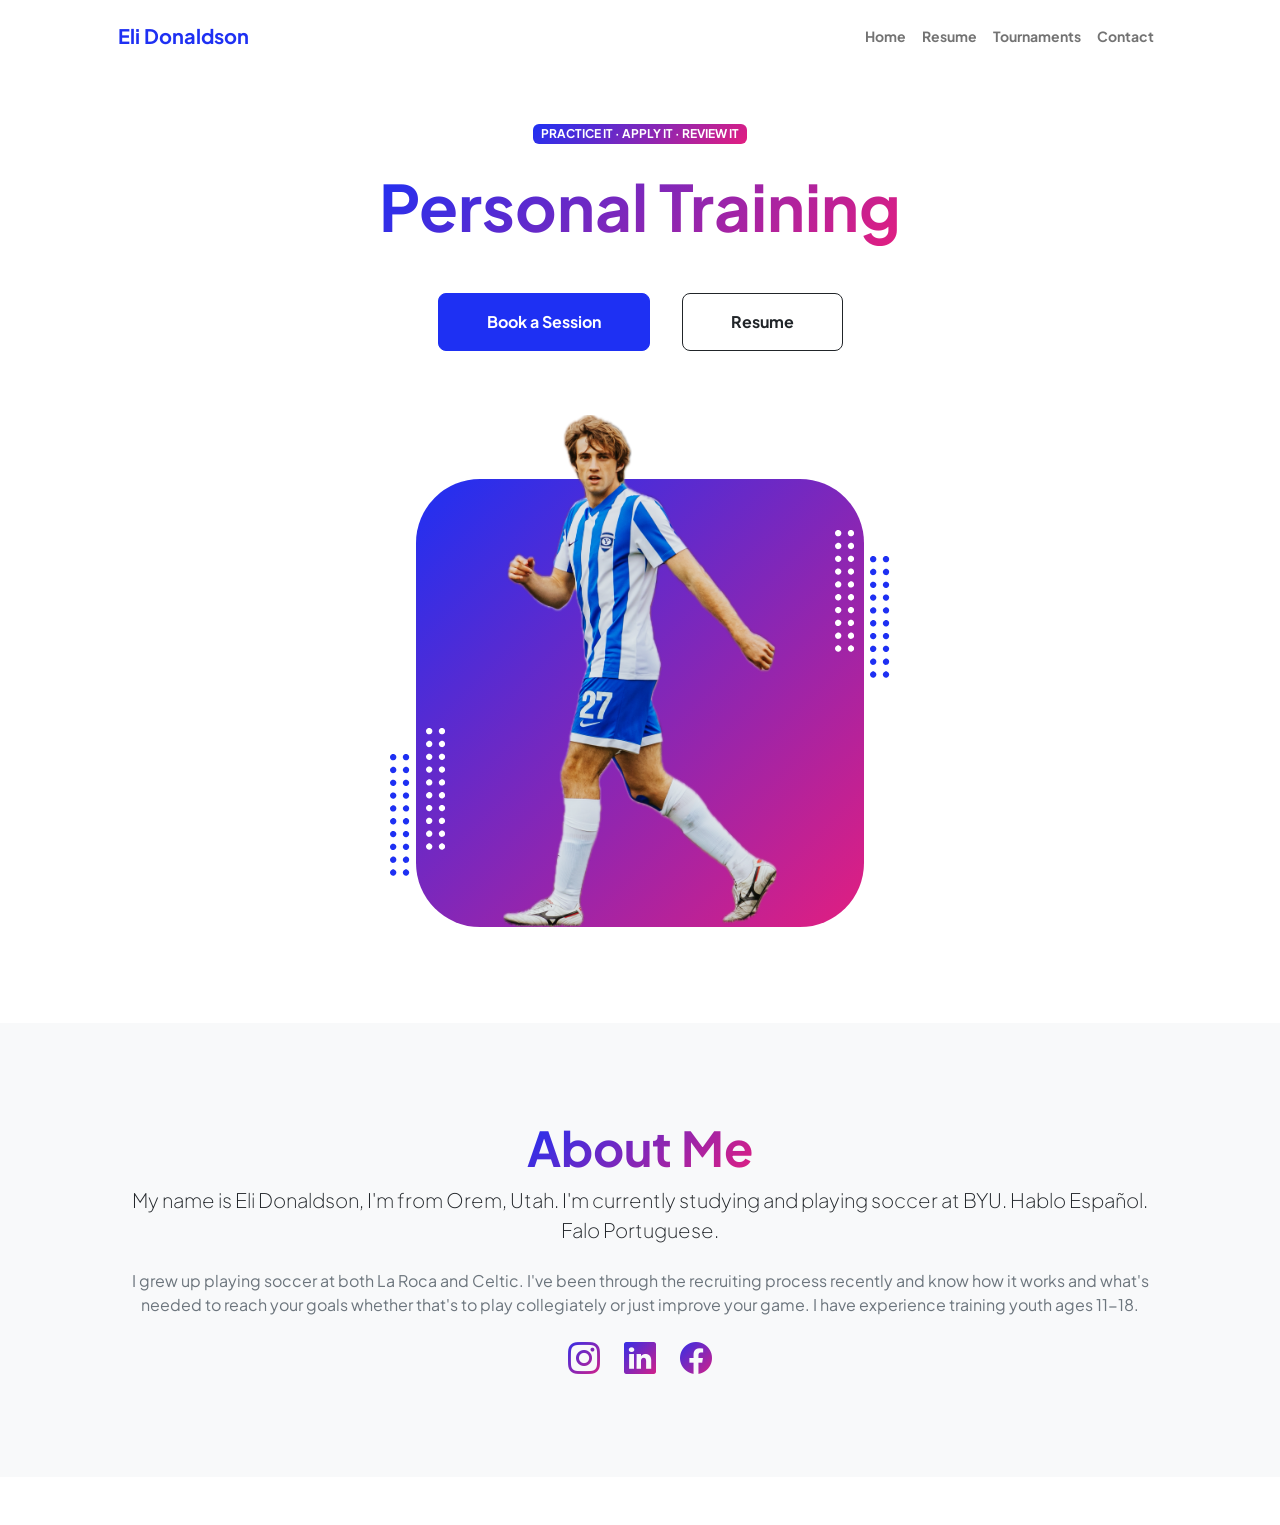
<file: index.html>
<!DOCTYPE html>
<html lang="en">
    <head>
        <meta charset="utf-8" />
        <meta name="viewport" content="width=device-width, initial-scale=1, shrink-to-fit=no" />
        <meta name="description" content="" />
        <meta name="author" content="" />
        <title>Personal - Start Bootstrap Theme</title>
        <!-- Favicon-->
        <link rel="icon" type="image/x-icon" href="assets/favicon.ico" />
        <!-- Custom Google font-->
        <link rel="preconnect" href="https://fonts.googleapis.com" />
        <link rel="preconnect" href="https://fonts.gstatic.com" crossorigin />
        <link href="https://fonts.googleapis.com/css2?family=Plus+Jakarta+Sans:wght@100;200;300;400;500;600;700;800;900&amp;display=swap" rel="stylesheet" />
        <!-- Bootstrap icons-->
        <link href="https://cdn.jsdelivr.net/npm/bootstrap-icons@1.8.1/font/bootstrap-icons.css" rel="stylesheet" />
        <!-- Core theme CSS (includes Bootstrap)-->
        <link href="css/styles.css" rel="stylesheet" />
    </head>
    <body class="d-flex flex-column h-100">
        <main class="flex-shrink-0">
            <!-- Navigation-->
            <nav class="navbar navbar-expand-lg navbar-light bg-white py-3">
                <div class="container px-5">
                    <a class="navbar-brand" href="index.html"><span class="fw-bolder text-primary">Eli Donaldson</span></a>
                    <button class="navbar-toggler" type="button" data-bs-toggle="collapse" data-bs-target="#navbarSupportedContent" aria-controls="navbarSupportedContent" aria-expanded="false" aria-label="Toggle navigation"><span class="navbar-toggler-icon"></span></button>
                    <div class="collapse navbar-collapse" id="navbarSupportedContent">
                        <ul class="navbar-nav ms-auto mb-2 mb-lg-0 small fw-bolder">
                            <li class="nav-item"><a class="nav-link" href="index.html">Home</a></li>
                            <li class="nav-item"><a class="nav-link" href="resume.html">Resume</a></li>
                            <li class="nav-item"><a class="nav-link" href="projects.html">Tournaments</a></li>
                            <li class="nav-item"><a class="nav-link" href="contact.html">Contact</a></li>
                        </ul>
                    </div>
                </div>
            </nav>
            <!-- Header-->
            <header class="py-5">
                <div class="container px-5 pb-5">
                    <div class="row gx-5 align-items-center">
                        <div class="col-xxl-5">
                            <!-- Header text content-->
                            <div class="text-center text-xxl-start">
                                <div class="badge bg-gradient-primary-to-secondary text-white mb-4"><div class="text-uppercase">Practice it &middot; Apply it &middot; Review it</div></div>
                                <h1 class="display-3 fw-bolder mb-5"><span class="text-gradient d-inline">Personal Training</span></h1>
                                <div class="d-grid gap-3 d-sm-flex justify-content-sm-center justify-content-xxl-start mb-3">
                                    <a class="btn btn-primary btn-lg px-5 py-3 me-sm-3 fs-6 fw-bolder" href="contact.html">Book a Session</a>
                                    <a class="btn btn-outline-dark btn-lg px-5 py-3 fs-6 fw-bolder" href="resume.html">Resume</a>
                                </div>
                            </div>
                        </div>
                        <div class="col-xxl-7">
                            <!-- Header profile picture-->
                            <div class="d-flex justify-content-center mt-5 mt-xxl-0">
                                <div class="profile bg-gradient-primary-to-secondary">
                                    <!-- TIP: For best results, use a photo with a transparent background like the demo example below-->
                                    <!-- Watch a tutorial on how to do this on YouTube (link)-->
                                    <img class="profile-img" src="assets/Subject.png" alt="..." />
                                    <div class="dots-1">
                                        <!-- SVG Dots-->
                                        <svg version="1.1" xmlns="http://www.w3.org/2000/svg" xmlns:xlink="http://www.w3.org/1999/xlink" x="0px" y="0px" viewBox="0 0 191.6 1215.4" style="enable-background: new 0 0 191.6 1215.4" xml:space="preserve">
                                            <g transform="translate(0.000000,1280.000000) scale(0.100000,-0.100000)">
                                                <path d="M227.7,12788.6c-105-35-200-141-222-248c-43-206,163-412,369-369c155,32,275,190,260,339c-11,105-90,213-190,262        C383.7,12801.6,289.7,12808.6,227.7,12788.6z"></path>
                                                <path d="M1507.7,12788.6c-151-50-253-216-222-362c25-119,136-230,254-255c194-41,395,142,375,339c-11,105-90,213-190,262        C1663.7,12801.6,1569.7,12808.6,1507.7,12788.6z"></path>
                                                <path d="M227.7,11508.6c-105-35-200-141-222-248c-43-206,163-412,369-369c155,32,275,190,260,339c-11,105-90,213-190,262        C383.7,11521.6,289.7,11528.6,227.7,11508.6z"></path>
                                                <path d="M1507.7,11508.6c-151-50-253-216-222-362c25-119,136-230,254-255c194-41,395,142,375,339c-11,105-90,213-190,262        C1663.7,11521.6,1569.7,11528.6,1507.7,11508.6z"></path>
                                                <path d="M227.7,10228.6c-105-35-200-141-222-248c-43-206,163-412,369-369c155,32,275,190,260,339c-11,105-90,213-190,262        C383.7,10241.6,289.7,10248.6,227.7,10228.6z"></path>
                                                <path d="M1507.7,10228.6c-105-35-200-141-222-248c-43-206,163-412,369-369c155,32,275,190,260,339c-11,105-90,213-190,262        C1663.7,10241.6,1569.7,10248.6,1507.7,10228.6z"></path>
                                                <path d="M227.7,8948.6c-105-35-200-141-222-248c-43-206,163-412,369-369c155,32,275,190,260,339c-11,105-90,213-190,262        C383.7,8961.6,289.7,8968.6,227.7,8948.6z"></path>
                                                <path d="M1507.7,8948.6c-105-35-200-141-222-248c-43-206,163-412,369-369c155,32,275,190,260,339c-11,105-90,213-190,262        C1663.7,8961.6,1569.7,8968.6,1507.7,8948.6z"></path>
                                                <path d="M227.7,7668.6c-105-35-200-141-222-248c-43-206,163-412,369-369c155,32,275,190,260,339c-11,105-90,213-190,262        C383.7,7681.6,289.7,7688.6,227.7,7668.6z"></path>
                                                <path d="M1507.7,7668.6c-105-35-200-141-222-248c-43-206,163-412,369-369c155,32,275,190,260,339c-11,105-90,213-190,262        C1663.7,7681.6,1569.7,7688.6,1507.7,7668.6z"></path>
                                                <path d="M227.7,6388.6c-105-35-200-141-222-248c-43-206,163-412,369-369c155,32,275,190,260,339c-11,105-90,213-190,262        C383.7,6401.6,289.7,6408.6,227.7,6388.6z"></path>
                                                <path d="M1507.7,6388.6c-105-35-200-141-222-248c-43-206,163-412,369-369c155,32,275,190,260,339c-11,105-90,213-190,262        C1663.7,6401.6,1569.7,6408.6,1507.7,6388.6z"></path>
                                                <path d="M227.7,5108.6c-105-35-200-141-222-248c-43-206,163-412,369-369c155,32,275,190,260,339c-11,105-90,213-190,262        C383.7,5121.6,289.7,5128.6,227.7,5108.6z"></path>
                                                <path d="M1507.7,5108.6c-105-35-200-141-222-248c-43-206,163-412,369-369c155,32,275,190,260,339c-11,105-90,213-190,262        C1663.7,5121.6,1569.7,5128.6,1507.7,5108.6z"></path>
                                                <path d="M227.7,3828.6c-105-35-200-141-222-248c-43-206,163-412,369-369c155,32,275,190,260,339c-11,105-90,213-190,262        C383.7,3841.6,289.7,3848.6,227.7,3828.6z"></path>
                                                <path d="M1507.7,3828.6c-105-35-200-141-222-248c-43-206,163-412,369-369c155,32,275,190,260,339c-11,105-90,213-190,262        C1663.7,3841.6,1569.7,3848.6,1507.7,3828.6z"></path>
                                                <path d="M227.7,2548.6c-105-35-200-141-222-248c-43-206,163-412,369-369c155,32,275,190,260,339c-11,105-90,213-190,262        C383.7,2561.6,289.7,2568.6,227.7,2548.6z"></path>
                                                <path d="M1507.7,2548.6c-105-35-200-141-222-248c-43-206,163-412,369-369c155,32,275,190,260,339c-11,105-90,213-190,262        C1663.7,2561.6,1569.7,2568.6,1507.7,2548.6z"></path>
                                                <path d="M227.7,1268.6c-105-35-200-141-222-248c-43-206,163-412,369-369c155,32,275,190,260,339c-11,105-90,213-190,262        C383.7,1281.6,289.7,1288.6,227.7,1268.6z"></path>
                                                <path d="M1507.7,1268.6c-105-35-200-141-222-248c-43-206,163-412,369-369c155,32,275,190,260,339c-11,105-90,213-190,262        C1663.7,1281.6,1569.7,1288.6,1507.7,1268.6z"></path>
                                            </g>
                                        </svg>
                                        <!-- END of SVG dots-->
                                    </div>
                                    <div class="dots-2">
                                        <!-- SVG Dots-->
                                        <svg version="1.1" xmlns="http://www.w3.org/2000/svg" xmlns:xlink="http://www.w3.org/1999/xlink" x="0px" y="0px" viewBox="0 0 191.6 1215.4" style="enable-background: new 0 0 191.6 1215.4" xml:space="preserve">
                                            <g transform="translate(0.000000,1280.000000) scale(0.100000,-0.100000)">
                                                <path d="M227.7,12788.6c-105-35-200-141-222-248c-43-206,163-412,369-369c155,32,275,190,260,339c-11,105-90,213-190,262        C383.7,12801.6,289.7,12808.6,227.7,12788.6z"></path>
                                                <path d="M1507.7,12788.6c-151-50-253-216-222-362c25-119,136-230,254-255c194-41,395,142,375,339c-11,105-90,213-190,262        C1663.7,12801.6,1569.7,12808.6,1507.7,12788.6z"></path>
                                                <path d="M227.7,11508.6c-105-35-200-141-222-248c-43-206,163-412,369-369c155,32,275,190,260,339c-11,105-90,213-190,262        C383.7,11521.6,289.7,11528.6,227.7,11508.6z"></path>
                                                <path d="M1507.7,11508.6c-151-50-253-216-222-362c25-119,136-230,254-255c194-41,395,142,375,339c-11,105-90,213-190,262        C1663.7,11521.6,1569.7,11528.6,1507.7,11508.6z"></path>
                                                <path d="M227.7,10228.6c-105-35-200-141-222-248c-43-206,163-412,369-369c155,32,275,190,260,339c-11,105-90,213-190,262        C383.7,10241.6,289.7,10248.6,227.7,10228.6z"></path>
                                                <path d="M1507.7,10228.6c-105-35-200-141-222-248c-43-206,163-412,369-369c155,32,275,190,260,339c-11,105-90,213-190,262        C1663.7,10241.6,1569.7,10248.6,1507.7,10228.6z"></path>
                                                <path d="M227.7,8948.6c-105-35-200-141-222-248c-43-206,163-412,369-369c155,32,275,190,260,339c-11,105-90,213-190,262        C383.7,8961.6,289.7,8968.6,227.7,8948.6z"></path>
                                                <path d="M1507.7,8948.6c-105-35-200-141-222-248c-43-206,163-412,369-369c155,32,275,190,260,339c-11,105-90,213-190,262        C1663.7,8961.6,1569.7,8968.6,1507.7,8948.6z"></path>
                                                <path d="M227.7,7668.6c-105-35-200-141-222-248c-43-206,163-412,369-369c155,32,275,190,260,339c-11,105-90,213-190,262        C383.7,7681.6,289.7,7688.6,227.7,7668.6z"></path>
                                                <path d="M1507.7,7668.6c-105-35-200-141-222-248c-43-206,163-412,369-369c155,32,275,190,260,339c-11,105-90,213-190,262        C1663.7,7681.6,1569.7,7688.6,1507.7,7668.6z"></path>
                                                <path d="M227.7,6388.6c-105-35-200-141-222-248c-43-206,163-412,369-369c155,32,275,190,260,339c-11,105-90,213-190,262        C383.7,6401.6,289.7,6408.6,227.7,6388.6z"></path>
                                                <path d="M1507.7,6388.6c-105-35-200-141-222-248c-43-206,163-412,369-369c155,32,275,190,260,339c-11,105-90,213-190,262        C1663.7,6401.6,1569.7,6408.6,1507.7,6388.6z"></path>
                                                <path d="M227.7,5108.6c-105-35-200-141-222-248c-43-206,163-412,369-369c155,32,275,190,260,339c-11,105-90,213-190,262        C383.7,5121.6,289.7,5128.6,227.7,5108.6z"></path>
                                                <path d="M1507.7,5108.6c-105-35-200-141-222-248c-43-206,163-412,369-369c155,32,275,190,260,339c-11,105-90,213-190,262        C1663.7,5121.6,1569.7,5128.6,1507.7,5108.6z"></path>
                                                <path d="M227.7,3828.6c-105-35-200-141-222-248c-43-206,163-412,369-369c155,32,275,190,260,339c-11,105-90,213-190,262        C383.7,3841.6,289.7,3848.6,227.7,3828.6z"></path>
                                                <path d="M1507.7,3828.6c-105-35-200-141-222-248c-43-206,163-412,369-369c155,32,275,190,260,339c-11,105-90,213-190,262        C1663.7,3841.6,1569.7,3848.6,1507.7,3828.6z"></path>
                                                <path d="M227.7,2548.6c-105-35-200-141-222-248c-43-206,163-412,369-369c155,32,275,190,260,339c-11,105-90,213-190,262        C383.7,2561.6,289.7,2568.6,227.7,2548.6z"></path>
                                                <path d="M1507.7,2548.6c-105-35-200-141-222-248c-43-206,163-412,369-369c155,32,275,190,260,339c-11,105-90,213-190,262        C1663.7,2561.6,1569.7,2568.6,1507.7,2548.6z"></path>
                                                <path d="M227.7,1268.6c-105-35-200-141-222-248c-43-206,163-412,369-369c155,32,275,190,260,339c-11,105-90,213-190,262        C383.7,1281.6,289.7,1288.6,227.7,1268.6z"></path>
                                                <path d="M1507.7,1268.6c-105-35-200-141-222-248c-43-206,163-412,369-369c155,32,275,190,260,339c-11,105-90,213-190,262        C1663.7,1281.6,1569.7,1288.6,1507.7,1268.6z"></path>
                                            </g>
                                        </svg>
                                        <!-- END of SVG dots-->
                                    </div>
                                    <div class="dots-3">
                                        <!-- SVG Dots-->
                                        <svg version="1.1" xmlns="http://www.w3.org/2000/svg" xmlns:xlink="http://www.w3.org/1999/xlink" x="0px" y="0px" viewBox="0 0 191.6 1215.4" style="enable-background: new 0 0 191.6 1215.4" xml:space="preserve">
                                            <g transform="translate(0.000000,1280.000000) scale(0.100000,-0.100000)">
                                                <path d="M227.7,12788.6c-105-35-200-141-222-248c-43-206,163-412,369-369c155,32,275,190,260,339c-11,105-90,213-190,262        C383.7,12801.6,289.7,12808.6,227.7,12788.6z"></path>
                                                <path d="M1507.7,12788.6c-151-50-253-216-222-362c25-119,136-230,254-255c194-41,395,142,375,339c-11,105-90,213-190,262        C1663.7,12801.6,1569.7,12808.6,1507.7,12788.6z"></path>
                                                <path d="M227.7,11508.6c-105-35-200-141-222-248c-43-206,163-412,369-369c155,32,275,190,260,339c-11,105-90,213-190,262        C383.7,11521.6,289.7,11528.6,227.7,11508.6z"></path>
                                                <path d="M1507.7,11508.6c-151-50-253-216-222-362c25-119,136-230,254-255c194-41,395,142,375,339c-11,105-90,213-190,262        C1663.7,11521.6,1569.7,11528.6,1507.7,11508.6z"></path>
                                                <path d="M227.7,10228.6c-105-35-200-141-222-248c-43-206,163-412,369-369c155,32,275,190,260,339c-11,105-90,213-190,262        C383.7,10241.6,289.7,10248.6,227.7,10228.6z"></path>
                                                <path d="M1507.7,10228.6c-105-35-200-141-222-248c-43-206,163-412,369-369c155,32,275,190,260,339c-11,105-90,213-190,262        C1663.7,10241.6,1569.7,10248.6,1507.7,10228.6z"></path>
                                                <path d="M227.7,8948.6c-105-35-200-141-222-248c-43-206,163-412,369-369c155,32,275,190,260,339c-11,105-90,213-190,262        C383.7,8961.6,289.7,8968.6,227.7,8948.6z"></path>
                                                <path d="M1507.7,8948.6c-105-35-200-141-222-248c-43-206,163-412,369-369c155,32,275,190,260,339c-11,105-90,213-190,262        C1663.7,8961.6,1569.7,8968.6,1507.7,8948.6z"></path>
                                                <path d="M227.7,7668.6c-105-35-200-141-222-248c-43-206,163-412,369-369c155,32,275,190,260,339c-11,105-90,213-190,262        C383.7,7681.6,289.7,7688.6,227.7,7668.6z"></path>
                                                <path d="M1507.7,7668.6c-105-35-200-141-222-248c-43-206,163-412,369-369c155,32,275,190,260,339c-11,105-90,213-190,262        C1663.7,7681.6,1569.7,7688.6,1507.7,7668.6z"></path>
                                                <path d="M227.7,6388.6c-105-35-200-141-222-248c-43-206,163-412,369-369c155,32,275,190,260,339c-11,105-90,213-190,262        C383.7,6401.6,289.7,6408.6,227.7,6388.6z"></path>
                                                <path d="M1507.7,6388.6c-105-35-200-141-222-248c-43-206,163-412,369-369c155,32,275,190,260,339c-11,105-90,213-190,262        C1663.7,6401.6,1569.7,6408.6,1507.7,6388.6z"></path>
                                                <path d="M227.7,5108.6c-105-35-200-141-222-248c-43-206,163-412,369-369c155,32,275,190,260,339c-11,105-90,213-190,262        C383.7,5121.6,289.7,5128.6,227.7,5108.6z"></path>
                                                <path d="M1507.7,5108.6c-105-35-200-141-222-248c-43-206,163-412,369-369c155,32,275,190,260,339c-11,105-90,213-190,262        C1663.7,5121.6,1569.7,5128.6,1507.7,5108.6z"></path>
                                                <path d="M227.7,3828.6c-105-35-200-141-222-248c-43-206,163-412,369-369c155,32,275,190,260,339c-11,105-90,213-190,262        C383.7,3841.6,289.7,3848.6,227.7,3828.6z"></path>
                                                <path d="M1507.7,3828.6c-105-35-200-141-222-248c-43-206,163-412,369-369c155,32,275,190,260,339c-11,105-90,213-190,262        C1663.7,3841.6,1569.7,3848.6,1507.7,3828.6z"></path>
                                                <path d="M227.7,2548.6c-105-35-200-141-222-248c-43-206,163-412,369-369c155,32,275,190,260,339c-11,105-90,213-190,262        C383.7,2561.6,289.7,2568.6,227.7,2548.6z"></path>
                                                <path d="M1507.7,2548.6c-105-35-200-141-222-248c-43-206,163-412,369-369c155,32,275,190,260,339c-11,105-90,213-190,262        C1663.7,2561.6,1569.7,2568.6,1507.7,2548.6z"></path>
                                                <path d="M227.7,1268.6c-105-35-200-141-222-248c-43-206,163-412,369-369c155,32,275,190,260,339c-11,105-90,213-190,262        C383.7,1281.6,289.7,1288.6,227.7,1268.6z"></path>
                                                <path d="M1507.7,1268.6c-105-35-200-141-222-248c-43-206,163-412,369-369c155,32,275,190,260,339c-11,105-90,213-190,262        C1663.7,1281.6,1569.7,1288.6,1507.7,1268.6z"></path>
                                            </g>
                                        </svg>
                                        <!-- END of SVG dots-->
                                    </div>
                                    <div class="dots-4">
                                        <!-- SVG Dots-->
                                        <svg version="1.1" xmlns="http://www.w3.org/2000/svg" xmlns:xlink="http://www.w3.org/1999/xlink" x="0px" y="0px" viewBox="0 0 191.6 1215.4" style="enable-background: new 0 0 191.6 1215.4" xml:space="preserve">
                                            <g transform="translate(0.000000,1280.000000) scale(0.100000,-0.100000)">
                                                <path d="M227.7,12788.6c-105-35-200-141-222-248c-43-206,163-412,369-369c155,32,275,190,260,339c-11,105-90,213-190,262        C383.7,12801.6,289.7,12808.6,227.7,12788.6z"></path>
                                                <path d="M1507.7,12788.6c-151-50-253-216-222-362c25-119,136-230,254-255c194-41,395,142,375,339c-11,105-90,213-190,262        C1663.7,12801.6,1569.7,12808.6,1507.7,12788.6z"></path>
                                                <path d="M227.7,11508.6c-105-35-200-141-222-248c-43-206,163-412,369-369c155,32,275,190,260,339c-11,105-90,213-190,262        C383.7,11521.6,289.7,11528.6,227.7,11508.6z"></path>
                                                <path d="M1507.7,11508.6c-151-50-253-216-222-362c25-119,136-230,254-255c194-41,395,142,375,339c-11,105-90,213-190,262        C1663.7,11521.6,1569.7,11528.6,1507.7,11508.6z"></path>
                                                <path d="M227.7,10228.6c-105-35-200-141-222-248c-43-206,163-412,369-369c155,32,275,190,260,339c-11,105-90,213-190,262        C383.7,10241.6,289.7,10248.6,227.7,10228.6z"></path>
                                                <path d="M1507.7,10228.6c-105-35-200-141-222-248c-43-206,163-412,369-369c155,32,275,190,260,339c-11,105-90,213-190,262        C1663.7,10241.6,1569.7,10248.6,1507.7,10228.6z"></path>
                                                <path d="M227.7,8948.6c-105-35-200-141-222-248c-43-206,163-412,369-369c155,32,275,190,260,339c-11,105-90,213-190,262        C383.7,8961.6,289.7,8968.6,227.7,8948.6z"></path>
                                                <path d="M1507.7,8948.6c-105-35-200-141-222-248c-43-206,163-412,369-369c155,32,275,190,260,339c-11,105-90,213-190,262        C1663.7,8961.6,1569.7,8968.6,1507.7,8948.6z"></path>
                                                <path d="M227.7,7668.6c-105-35-200-141-222-248c-43-206,163-412,369-369c155,32,275,190,260,339c-11,105-90,213-190,262        C383.7,7681.6,289.7,7688.6,227.7,7668.6z"></path>
                                                <path d="M1507.7,7668.6c-105-35-200-141-222-248c-43-206,163-412,369-369c155,32,275,190,260,339c-11,105-90,213-190,262        C1663.7,7681.6,1569.7,7688.6,1507.7,7668.6z"></path>
                                                <path d="M227.7,6388.6c-105-35-200-141-222-248c-43-206,163-412,369-369c155,32,275,190,260,339c-11,105-90,213-190,262        C383.7,6401.6,289.7,6408.6,227.7,6388.6z"></path>
                                                <path d="M1507.7,6388.6c-105-35-200-141-222-248c-43-206,163-412,369-369c155,32,275,190,260,339c-11,105-90,213-190,262        C1663.7,6401.6,1569.7,6408.6,1507.7,6388.6z"></path>
                                                <path d="M227.7,5108.6c-105-35-200-141-222-248c-43-206,163-412,369-369c155,32,275,190,260,339c-11,105-90,213-190,262        C383.7,5121.6,289.7,5128.6,227.7,5108.6z"></path>
                                                <path d="M1507.7,5108.6c-105-35-200-141-222-248c-43-206,163-412,369-369c155,32,275,190,260,339c-11,105-90,213-190,262        C1663.7,5121.6,1569.7,5128.6,1507.7,5108.6z"></path>
                                                <path d="M227.7,3828.6c-105-35-200-141-222-248c-43-206,163-412,369-369c155,32,275,190,260,339c-11,105-90,213-190,262        C383.7,3841.6,289.7,3848.6,227.7,3828.6z"></path>
                                                <path d="M1507.7,3828.6c-105-35-200-141-222-248c-43-206,163-412,369-369c155,32,275,190,260,339c-11,105-90,213-190,262        C1663.7,3841.6,1569.7,3848.6,1507.7,3828.6z"></path>
                                                <path d="M227.7,2548.6c-105-35-200-141-222-248c-43-206,163-412,369-369c155,32,275,190,260,339c-11,105-90,213-190,262        C383.7,2561.6,289.7,2568.6,227.7,2548.6z"></path>
                                                <path d="M1507.7,2548.6c-105-35-200-141-222-248c-43-206,163-412,369-369c155,32,275,190,260,339c-11,105-90,213-190,262        C1663.7,2561.6,1569.7,2568.6,1507.7,2548.6z"></path>
                                                <path d="M227.7,1268.6c-105-35-200-141-222-248c-43-206,163-412,369-369c155,32,275,190,260,339c-11,105-90,213-190,262        C383.7,1281.6,289.7,1288.6,227.7,1268.6z"></path>
                                                <path d="M1507.7,1268.6c-105-35-200-141-222-248c-43-206,163-412,369-369c155,32,275,190,260,339c-11,105-90,213-190,262        C1663.7,1281.6,1569.7,1288.6,1507.7,1268.6z"></path>
                                            </g>
                                        </svg>
                                        <!-- END of SVG dots-->
                                    </div>
                                </div>
                            </div>
                        </div>
                    </div>
                </div>
            </header>
            <!-- About Section-->
            <section class="bg-light py-5">
                <div class="container px-5">
                    <div class="row gx-5 justify-content-center">
                        <div class="col-xxl-8">
                            <div class="text-center my-5">
                                <h2 class="display-5 fw-bolder"><span class="text-gradient d-inline">About Me</span></h2>
                                <p class="lead fw-light mb-4">My name is Eli Donaldson, I'm from Orem, Utah. I'm currently studying and playing soccer at BYU. Hablo Español. Falo Portuguese.</p>
                                <p class="text-muted">I grew up playing soccer at both La Roca and Celtic. I've been through the recruiting process recently and know how it works and what's needed to reach your goals whether that's to play collegiately or just improve your game. I have experience training youth ages 11-18.</p>
                                <div class="d-flex justify-content-center fs-2 gap-4">
                                    <a class="text-gradient" href="https://www.instagram.com/elidonaldson7/"><i class="bi bi-instagram"></i></a>
                                    <a class="text-gradient" href="https://www.linkedin.com/in/eli-donaldson-922791399/"><i class="bi bi-linkedin"></i></a>
                                    <a class="text-gradient" href="https://www.facebook.com/eli.donaldson.959980/"><i class="bi bi-facebook"></i></a>
                                </div>
                            </div>
                        </div>
                    </div>
                </div>
            </section>
        </main>
        <!-- Footer-->
        <footer class="bg-white py-4 mt-auto">
            <div class="container px-5">
                <div class="row align-items-center justify-content-between flex-column flex-sm-row">
                    <div class="col-auto"><div class="small m-0"></div></div>
                    <!-- <div class="col-auto">
                        <a class="small" href="#!">Privacy</a>
                        <span class="mx-1">&middot;</span>
                        <a class="small" href="#!">Terms</a>
                        <span class="mx-1">&middot;</span>
                        <a class="small" href="#!">Contact</a>
                    </div>
                </div> -->
            </div>
        </footer>
        <!-- Bootstrap core JS-->
        <script src="https://cdn.jsdelivr.net/npm/bootstrap@5.2.3/dist/js/bootstrap.bundle.min.js"></script>
        <!-- Core theme JS-->
        <script src="js/scripts.js"></script>
    </body>
</html>
</file>
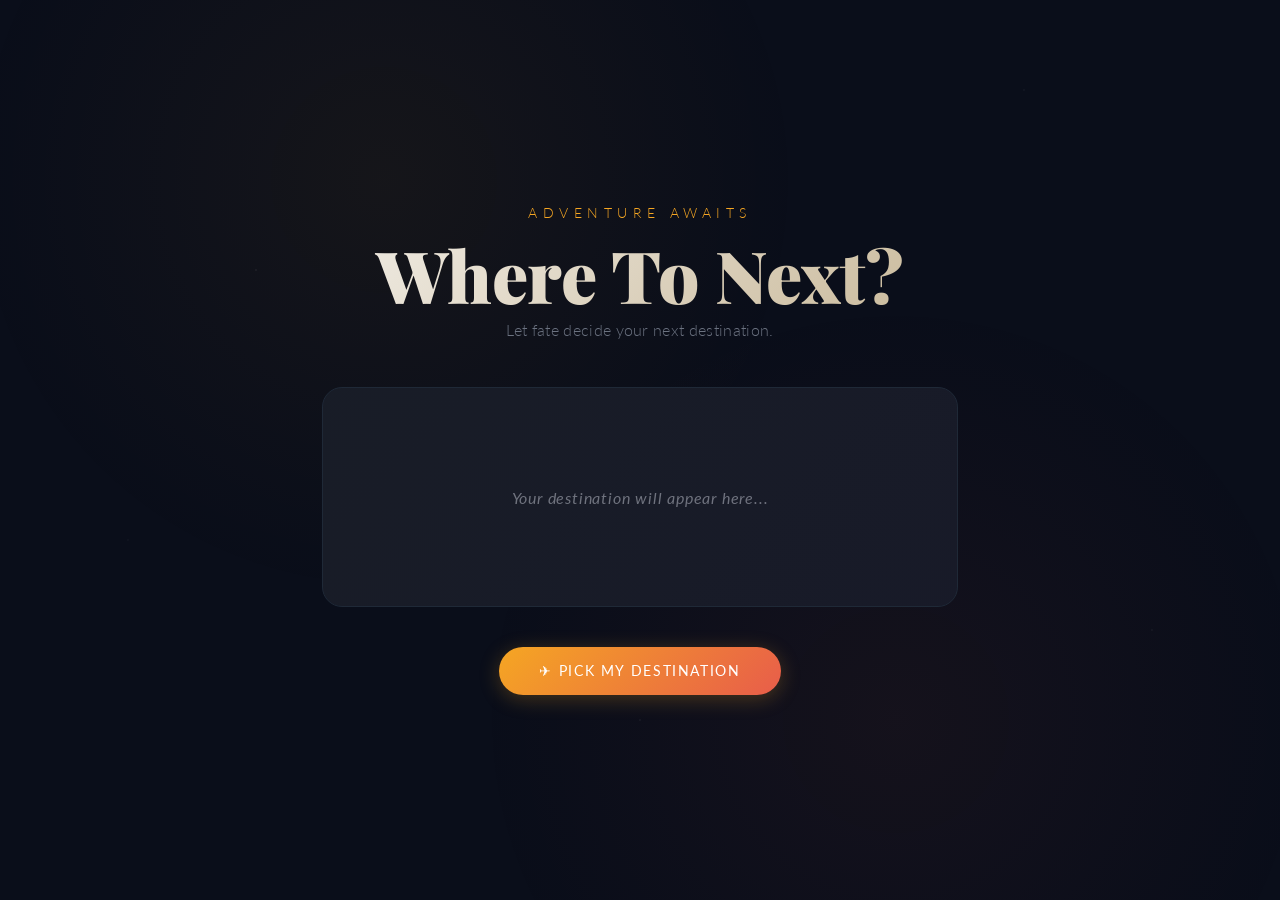
<file: ai.html>
<!DOCTYPE html>
<html lang="en">
<head>
    <meta charset="UTF-8">
    <meta name="viewport" content="width=device-width, initial-scale=1.0">
    <title>Where Will You Travel?</title>
    <link href="https://fonts.googleapis.com/css2?family=Playfair+Display:wght@400;700;900&family=Lato:wght@300;400&display=swap" rel="stylesheet">
    <style>
        :root {
            --bg: #0a0e1a;
            --card: #111827;
            --accent: #f5a623;
            --accent2: #e85d4a;
            --text: #f0ece4;
            --muted: #6b7280;
            --border: #1f2937;
        }

        * { margin: 0; padding: 0; box-sizing: border-box; }

        body {
            background-color: var(--bg);
            color: var(--text);
            font-family: 'Lato', sans-serif;
            min-height: 100vh;
            display: flex;
            flex-direction: column;
            align-items: center;
            justify-content: center;
            overflow: hidden;
            position: relative;
        }

        /* Background star effect */
        body::before {
            content: '';
            position: fixed;
            inset: 0;
            background-image:
                radial-gradient(1px 1px at 20% 30%, rgba(255,255,255,0.15) 0%, transparent 100%),
                radial-gradient(1px 1px at 80% 10%, rgba(255,255,255,0.1) 0%, transparent 100%),
                radial-gradient(1px 1px at 50% 80%, rgba(255,255,255,0.12) 0%, transparent 100%),
                radial-gradient(1px 1px at 10% 60%, rgba(255,255,255,0.08) 0%, transparent 100%),
                radial-gradient(1px 1px at 90% 70%, rgba(255,255,255,0.1) 0%, transparent 100%),
                radial-gradient(600px at 30% 20%, rgba(245,166,35,0.05) 0%, transparent 70%),
                radial-gradient(600px at 70% 80%, rgba(232,93,74,0.05) 0%, transparent 70%);
            pointer-events: none;
            z-index: 0;
        }

        .container {
            position: relative;
            z-index: 1;
            text-align: center;
            padding: 2rem;
            max-width: 700px;
            width: 100%;
        }

        .subtitle {
            font-family: 'Lato', sans-serif;
            font-weight: 300;
            font-size: 0.85rem;
            letter-spacing: 0.4em;
            text-transform: uppercase;
            color: var(--accent);
            margin-bottom: 1rem;
        }

        h1 {
            font-family: 'Playfair Display', serif;
            font-size: clamp(2.5rem, 6vw, 4.5rem);
            font-weight: 900;
            line-height: 1.05;
            margin-bottom: 0.5rem;
            background: linear-gradient(135deg, var(--text) 0%, #c9b99a 100%);
            -webkit-background-clip: text;
            -webkit-text-fill-color: transparent;
            background-clip: text;
        }

        .tagline {
            color: var(--muted);
            font-size: 1rem;
            font-weight: 300;
            margin-bottom: 3rem;
            letter-spacing: 0.02em;
        }

        /* Destination card */
        .destination-card {
            background: var(--card);
            border: 1px solid var(--border);
            border-radius: 20px;
            padding: 3rem 2.5rem;
            margin-bottom: 2.5rem;
            min-height: 220px;
            display: flex;
            flex-direction: column;
            align-items: center;
            justify-content: center;
            position: relative;
            overflow: hidden;
            transition: border-color 0.3s ease;
        }

        .destination-card::before {
            content: '';
            position: absolute;
            inset: 0;
            background: linear-gradient(135deg, rgba(245,166,35,0.03) 0%, rgba(232,93,74,0.03) 100%);
            pointer-events: none;
        }

        .destination-card.revealed {
            border-color: rgba(245, 166, 35, 0.3);
        }

        .destination-card.revealed::before {
            background: linear-gradient(135deg, rgba(245,166,35,0.06) 0%, rgba(232,93,74,0.06) 100%);
        }

        .placeholder-text {
            color: var(--muted);
            font-size: 1rem;
            font-style: italic;
            letter-spacing: 0.05em;
        }

        .flag {
            font-size: 5rem;
            margin-bottom: 1rem;
            display: block;
            animation: popIn 0.4s cubic-bezier(0.34, 1.56, 0.64, 1);
        }

        .country-name {
            font-family: 'Playfair Display', serif;
            font-size: clamp(2rem, 5vw, 3rem);
            font-weight: 700;
            color: var(--text);
            animation: slideUp 0.4s ease forwards;
        }

        .country-info {
            margin-top: 0.75rem;
            color: var(--muted);
            font-size: 0.9rem;
            font-weight: 300;
            letter-spacing: 0.05em;
            animation: slideUp 0.5s ease forwards;
        }

        .continent-badge {
            display: inline-block;
            margin-top: 1rem;
            padding: 0.3rem 1rem;
            border-radius: 999px;
            font-size: 0.75rem;
            font-weight: 400;
            letter-spacing: 0.15em;
            text-transform: uppercase;
            border: 1px solid;
            animation: fadeIn 0.6s ease forwards;
        }

        /* Continent colors */
        .continent-europe { color: #60a5fa; border-color: rgba(96,165,250,0.3); background: rgba(96,165,250,0.08); }
        .continent-asia { color: #f87171; border-color: rgba(248,113,113,0.3); background: rgba(248,113,113,0.08); }
        .continent-africa { color: #fbbf24; border-color: rgba(251,191,36,0.3); background: rgba(251,191,36,0.08); }
        .continent-americas { color: #34d399; border-color: rgba(52,211,153,0.3); background: rgba(52,211,153,0.08); }
        .continent-oceania { color: #a78bfa; border-color: rgba(167,139,250,0.3); background: rgba(167,139,250,0.08); }

        @keyframes popIn {
            0% { transform: scale(0.3); opacity: 0; }
            100% { transform: scale(1); opacity: 1; }
        }

        @keyframes slideUp {
            0% { transform: translateY(15px); opacity: 0; }
            100% { transform: translateY(0); opacity: 1; }
        }

        @keyframes fadeIn {
            0% { opacity: 0; }
            100% { opacity: 1; }
        }

        /* Spin animation for button click */
        @keyframes spin {
            0% { transform: rotate(0deg) scale(0.8); opacity: 0; }
            60% { transform: rotate(360deg) scale(1.1); }
            100% { transform: rotate(360deg) scale(1); opacity: 1; }
        }

        .flag.spinning {
            animation: spin 0.5s cubic-bezier(0.34, 1.56, 0.64, 1);
        }

        /* Button */
        .btn-wrap {
            display: flex;
            gap: 1rem;
            justify-content: center;
            flex-wrap: wrap;
        }

        button {
            cursor: pointer;
            border: none;
            font-family: 'Lato', sans-serif;
            font-weight: 400;
            letter-spacing: 0.12em;
            text-transform: uppercase;
            font-size: 0.85rem;
            border-radius: 999px;
            transition: all 0.2s ease;
        }

        .btn-primary {
            background: linear-gradient(135deg, var(--accent), var(--accent2));
            color: #fff;
            padding: 1rem 2.5rem;
            box-shadow: 0 4px 20px rgba(245,166,35,0.25);
        }

        .btn-primary:hover {
            transform: translateY(-2px);
            box-shadow: 0 8px 30px rgba(245,166,35,0.4);
        }

        .btn-primary:active {
            transform: translateY(0px);
        }

        .btn-secondary {
            background: transparent;
            color: var(--muted);
            padding: 1rem 2rem;
            border: 1px solid var(--border);
        }

        .btn-secondary:hover {
            color: var(--text);
            border-color: var(--muted);
        }

        /* History */
        .history {
            margin-top: 2.5rem;
            text-align: left;
        }

        .history-label {
            font-size: 0.75rem;
            letter-spacing: 0.2em;
            text-transform: uppercase;
            color: var(--muted);
            margin-bottom: 0.75rem;
        }

        .history-list {
            display: flex;
            flex-wrap: wrap;
            gap: 0.5rem;
        }

        .history-item {
            background: var(--card);
            border: 1px solid var(--border);
            border-radius: 999px;
            padding: 0.3rem 0.9rem;
            font-size: 0.8rem;
            color: var(--muted);
            animation: fadeIn 0.3s ease;
        }

        .counter {
            margin-top: 2rem;
            font-size: 0.8rem;
            color: var(--muted);
            letter-spacing: 0.05em;
        }

        .counter span {
            color: var(--accent);
            font-weight: 400;
        }
    </style>
</head>
<body>
    <div class="container">
        <p class="subtitle">Adventure Awaits</p>
        <h1>Where To Next?</h1>
        <p class="tagline">Let fate decide your next destination.</p>

        <div class="destination-card" id="card">
            <p class="placeholder-text" id="placeholder">Your destination will appear here...</p>
            <span class="flag" id="flag" style="display:none"></span>
            <div class="country-name" id="countryName" style="display:none"></div>
            <div class="country-info" id="countryInfo" style="display:none"></div>
            <span class="continent-badge" id="continentBadge" style="display:none"></span>
        </div>

        <div class="btn-wrap">
            <button class="btn-primary" onclick="pickCountry()">✈ Pick My Destination</button>
            <button class="btn-secondary" id="resetBtn" onclick="reset()" style="display:none">Reset</button>
        </div>

        <div class="counter" id="counter" style="display:none">
            You've explored <span id="countNum">0</span> destination(s) this session
        </div>

        <div class="history" id="historySection" style="display:none">
            <p class="history-label">Previously Picked</p>
            <div class="history-list" id="historyList"></div>
        </div>
    </div>

    <script>
        const countries = [
            { name: "Japan", flag: "🇯🇵", capital: "Tokyo", continent: "Asia" },
            { name: "Brazil", flag: "🇧🇷", capital: "Brasília", continent: "Americas" },
            { name: "France", flag: "🇫🇷", capital: "Paris", continent: "Europe" },
            { name: "South Africa", flag: "🇿🇦", capital: "Pretoria", continent: "Africa" },
            { name: "Australia", flag: "🇦🇺", capital: "Canberra", continent: "Oceania" },
            { name: "India", flag: "🇮🇳", capital: "New Delhi", continent: "Asia" },
            { name: "Italy", flag: "🇮🇹", capital: "Rome", continent: "Europe" },
            { name: "Mexico", flag: "🇲🇽", capital: "Mexico City", continent: "Americas" },
            { name: "Egypt", flag: "🇪🇬", capital: "Cairo", continent: "Africa" },
            { name: "New Zealand", flag: "🇳🇿", capital: "Wellington", continent: "Oceania" },
            { name: "Canada", flag: "🇨🇦", capital: "Ottawa", continent: "Americas" },
            { name: "Germany", flag: "🇩🇪", capital: "Berlin", continent: "Europe" },
            { name: "Thailand", flag: "🇹🇭", capital: "Bangkok", continent: "Asia" },
            { name: "Morocco", flag: "🇲🇦", capital: "Rabat", continent: "Africa" },
            { name: "Peru", flag: "🇵🇪", capital: "Lima", continent: "Americas" },
            { name: "Iceland", flag: "🇮🇸", capital: "Reykjavik", continent: "Europe" },
            { name: "Vietnam", flag: "🇻🇳", capital: "Hanoi", continent: "Asia" },
            { name: "Kenya", flag: "🇰🇪", capital: "Nairobi", continent: "Africa" },
            { name: "Argentina", flag: "🇦🇷", capital: "Buenos Aires", continent: "Americas" },
            { name: "Greece", flag: "🇬🇷", capital: "Athens", continent: "Europe" },
            { name: "Indonesia", flag: "🇮🇩", capital: "Jakarta", continent: "Asia" },
            { name: "Tanzania", flag: "🇹🇿", capital: "Dodoma", continent: "Africa" },
            { name: "Colombia", flag: "🇨🇴", capital: "Bogotá", continent: "Americas" },
            { name: "Portugal", flag: "🇵🇹", capital: "Lisbon", continent: "Europe" },
            { name: "South Korea", flag: "🇰🇷", capital: "Seoul", continent: "Asia" },
            { name: "Ethiopia", flag: "🇪🇹", capital: "Addis Ababa", continent: "Africa" },
            { name: "Chile", flag: "🇨🇱", capital: "Santiago", continent: "Americas" },
            { name: "Norway", flag: "🇳🇴", capital: "Oslo", continent: "Europe" },
            { name: "Philippines", flag: "🇵🇭", capital: "Manila", continent: "Asia" },
            { name: "Fiji", flag: "🇫🇯", capital: "Suva", continent: "Oceania" },
            { name: "Turkey", flag: "🇹🇷", capital: "Ankara", continent: "Asia" },
            { name: "Spain", flag: "🇪🇸", capital: "Madrid", continent: "Europe" },
            { name: "Ghana", flag: "🇬🇭", capital: "Accra", continent: "Africa" },
            { name: "Cuba", flag: "🇨🇺", capital: "Havana", continent: "Americas" },
            { name: "Nepal", flag: "🇳🇵", capital: "Kathmandu", continent: "Asia" },
            { name: "Senegal", flag: "🇸🇳", capital: "Dakar", continent: "Africa" },
            { name: "Sweden", flag: "🇸🇪", capital: "Stockholm", continent: "Europe" },
            { name: "Sri Lanka", flag: "🇱🇰", capital: "Colombo", continent: "Asia" },
            { name: "Papua New Guinea", flag: "🇵🇬", capital: "Port Moresby", continent: "Oceania" },
            { name: "Costa Rica", flag: "🇨🇷", capital: "San José", continent: "Americas" },
        ];

        let history = [];
        let count = 0;
        let available = [...countries];

        function pickCountry() {
            if (available.length === 0) available = [...countries];

            const idx = Math.floor(Math.random() * available.length);
            const chosen = available.splice(idx, 1)[0];

            // Update history
            if (history.length > 0) {
                addToHistory(history[history.length - 1]);
            }
            history.push(chosen);
            count++;

            // Show elements
            document.getElementById('placeholder').style.display = 'none';
            document.getElementById('card').classList.add('revealed');
            document.getElementById('resetBtn').style.display = 'inline-block';
            document.getElementById('counter').style.display = 'block';
            document.getElementById('countNum').textContent = count;

            // Animate flag
            const flagEl = document.getElementById('flag');
            flagEl.style.display = 'block';
            flagEl.textContent = chosen.flag;
            flagEl.classList.remove('spinning');
            void flagEl.offsetWidth; // reflow
            flagEl.classList.add('spinning');

            // Country name
            const nameEl = document.getElementById('countryName');
            nameEl.style.display = 'block';
            nameEl.textContent = chosen.name;
            nameEl.style.animation = 'none';
            void nameEl.offsetWidth;
            nameEl.style.animation = '';

            // Capital
            const infoEl = document.getElementById('countryInfo');
            infoEl.style.display = 'block';
            infoEl.textContent = `Capital: ${chosen.capital}`;

            // Continent badge
            const badge = document.getElementById('continentBadge');
            badge.style.display = 'inline-block';
            badge.textContent = chosen.continent;
            badge.className = `continent-badge continent-${chosen.continent.toLowerCase()}`;
        }

        function addToHistory(country) {
            const historySection = document.getElementById('historySection');
            const historyList = document.getElementById('historyList');

            historySection.style.display = 'block';
            const item = document.createElement('span');
            item.className = 'history-item';
            item.textContent = `${country.flag} ${country.name}`;
            historyList.appendChild(item);
        }

        function reset() {
            available = [...countries];
            history = [];
            count = 0;

            document.getElementById('placeholder').style.display = 'block';
            document.getElementById('flag').style.display = 'none';
            document.getElementById('countryName').style.display = 'none';
            document.getElementById('countryInfo').style.display = 'none';
            document.getElementById('continentBadge').style.display = 'none';
            document.getElementById('card').classList.remove('revealed');
            document.getElementById('resetBtn').style.display = 'none';
            document.getElementById('counter').style.display = 'none';
            document.getElementById('historySection').style.display = 'none';
            document.getElementById('historyList').innerHTML = '';
        }
    </script>
</body>
</html>
</file>
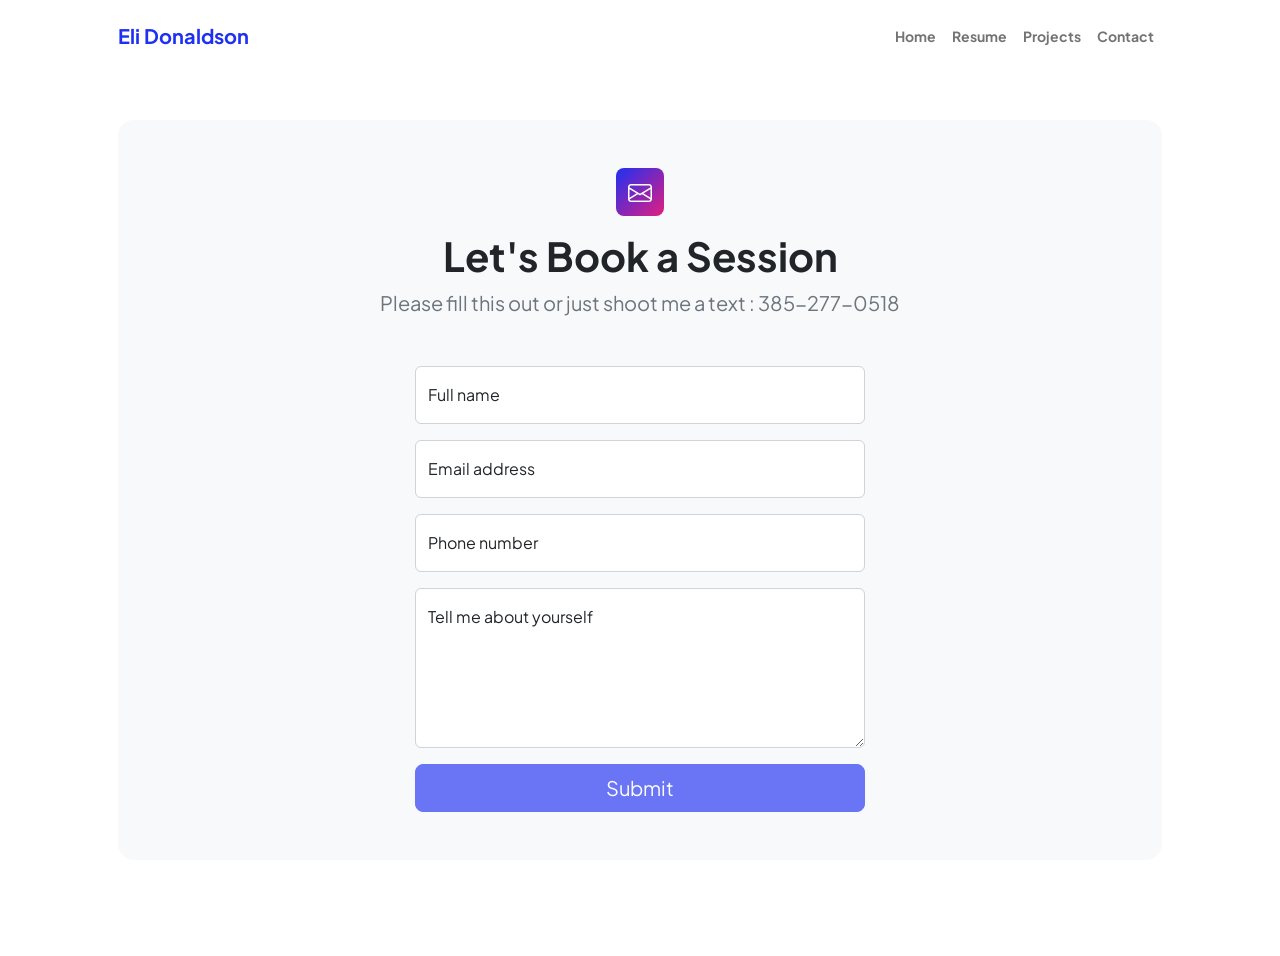
<file: contact.html>
<!DOCTYPE html>
<html lang="en">
    <head>
        <meta charset="utf-8" />
        <meta name="viewport" content="width=device-width, initial-scale=1, shrink-to-fit=no" />
        <meta name="description" content />
        <meta name="author" content />
        <title>Modern Business - Start Bootstrap Template</title>
        <!-- Favicon-->
        <link rel="icon" type="image/x-icon" href="assets/favicon.ico" />
        <!-- Custom Google font-->
        <link rel="preconnect" href="https://fonts.googleapis.com" />
        <link rel="preconnect" href="https://fonts.gstatic.com" crossorigin />
        <link href="https://fonts.googleapis.com/css2?family=Plus+Jakarta+Sans:wght@100;200;300;400;500;600;700;800;900&amp;display=swap" rel="stylesheet" />
        <!-- Bootstrap icons-->
        <link href="https://cdn.jsdelivr.net/npm/bootstrap-icons@1.8.1/font/bootstrap-icons.css" rel="stylesheet" />
        <!-- Core theme CSS (includes Bootstrap)-->
        <link href="css/styles.css" rel="stylesheet" />
    </head>
    <body class="d-flex flex-column">
        <main class="flex-shrink-0">
            <!-- Navigation-->
            <nav class="navbar navbar-expand-lg navbar-light bg-white py-3">
                <div class="container px-5">
                    <a class="navbar-brand" href="index.html"><span class="fw-bolder text-primary">Eli Donaldson</span></a>
                    <button class="navbar-toggler" type="button" data-bs-toggle="collapse" data-bs-target="#navbarSupportedContent" aria-controls="navbarSupportedContent" aria-expanded="false" aria-label="Toggle navigation"><span class="navbar-toggler-icon"></span></button>
                    <div class="collapse navbar-collapse" id="navbarSupportedContent">
                        <ul class="navbar-nav ms-auto mb-2 mb-lg-0 small fw-bolder">
                            <li class="nav-item"><a class="nav-link" href="index.html">Home</a></li>
                            <li class="nav-item"><a class="nav-link" href="resume.html">Resume</a></li>
                            <li class="nav-item"><a class="nav-link" href="projects.html">Projects</a></li>
                            <li class="nav-item"><a class="nav-link" href="contact.html">Contact</a></li>
                        </ul>
                    </div>
                </div>
            </nav>
            <!-- Page content-->
            <section class="py-5">
                <div class="container px-5">
                    <!-- Contact form-->
                    <div class="bg-light rounded-4 py-5 px-4 px-md-5">
                        <div class="text-center mb-5">
                            <div class="feature bg-primary bg-gradient-primary-to-secondary text-white rounded-3 mb-3"><i class="bi bi-envelope"></i></div>
                            <h1 class="fw-bolder">Let's Book a Session</h1>
                            <p class="lead fw-normal text-muted mb-0">Please fill this out or just shoot me a text : 385-277-0518</p>
                        </div>
                        <div class="row gx-5 justify-content-center">
                            <div class="col-lg-8 col-xl-6">
                                <!-- * * * * * * * * * * * * * * *-->
                                <!-- * * SB Forms Contact Form * *-->
                                <!-- * * * * * * * * * * * * * * *-->
                                <!-- This form is pre-integrated with SB Forms.-->
                                <!-- To make this form functional, sign up at-->
                                <!-- https://startbootstrap.com/solution/contact-forms-->
                                <!-- to get an API token!-->
                                <form id="contactForm" data-sb-form-api-token="API_TOKEN">
                                    <!-- Name input-->
                                    <div class="form-floating mb-3">
                                        <input class="form-control" id="name" type="text" placeholder="Enter your name..." data-sb-validations="required" />
                                        <label for="name">Full name</label>
                                        <div class="invalid-feedback" data-sb-feedback="name:required">A name is required.</div>
                                    </div>
                                    <!-- Email address input-->
                                    <div class="form-floating mb-3">
                                        <input class="form-control" id="email" type="email" placeholder="name@example.com" data-sb-validations="required,email" />
                                        <label for="email">Email address</label>
                                        <div class="invalid-feedback" data-sb-feedback="email:required">An email is required.</div>
                                        <div class="invalid-feedback" data-sb-feedback="email:email">Email is not valid.</div>
                                    </div>
                                    <!-- Phone number input-->
                                    <div class="form-floating mb-3">
                                        <input class="form-control" id="phone" type="tel" placeholder="(123) 456-7890" data-sb-validations="required" />
                                        <label for="phone">Phone number</label>
                                        <div class="invalid-feedback" data-sb-feedback="phone:required">A phone number is required.</div>
                                    </div>
                                    <!-- Message input-->
                                    <div class="form-floating mb-3">
                                        <textarea class="form-control" id="message" type="text" placeholder="Enter your message here..." style="height: 10rem" data-sb-validations="required"></textarea>
                                        <label for="message">Tell me about yourself</label>
                                        <div class="invalid-feedback" data-sb-feedback="message:required">A message is required.</div>
                                    </div>
                                    <!-- Submit success message-->
                                    <!---->
                                    <!-- This is what your users will see when the form-->
                                    <!-- has successfully submitted-->
                                    <div class="d-none" id="submitSuccessMessage">
                                        <div class="text-center mb-3">
                                            <div class="fw-bolder">Form submission successful!</div>
                                            To activate this form, sign up at
                                            <br />
                                            <a href="https://startbootstrap.com/solution/contact-forms">https://startbootstrap.com/solution/contact-forms</a>
                                        </div>
                                    </div>
                                    <!-- Submit error message-->
                                    <!---->
                                    <!-- This is what your users will see when there is-->
                                    <!-- an error submitting the form-->
                                    <div class="d-none" id="submitErrorMessage"><div class="text-center text-danger mb-3">Error sending message!</div></div>
                                    <!-- Submit Button-->
                                    <div class="d-grid"><button class="btn btn-primary btn-lg disabled" id="submitButton" type="submit">Submit</button></div>
                                </form>
                            </div>
                        </div>
                    </div>
                </div>
            </section>
        </main>
        <!-- Footer-->
        <footer class="bg-white py-4 mt-auto">
            <div class="container px-5">
                <div class="row align-items-center justify-content-between flex-column flex-sm-row">
                    <div class="col-auto"><div class="small m-0"></div></div>
                    <div class="col-auto">
                        <!-- <a class="small" href="#!">Privacy</a>
                        <span class="mx-1">&middot;</span>
                        <a class="small" href="#!">Terms</a>
                        <span class="mx-1">&middot;</span>
                        <a class="small" href="#!">Contact</a> -->
                    </div>
                </div>
            </div>
        </footer>
        <!-- Bootstrap core JS-->
        <script src="https://cdn.jsdelivr.net/npm/bootstrap@5.2.3/dist/js/bootstrap.bundle.min.js"></script>
        <!-- Core theme JS-->
        <script src="js/scripts.js"></script>
        <!-- * * * * * * * * * * * * * * * * * * * * * * * * * * * * * * * * * * * * * * * *-->
        <!-- * *                               SB Forms JS                               * *-->
        <!-- * * Activate your form at https://startbootstrap.com/solution/contact-forms * *-->
        <!-- * * * * * * * * * * * * * * * * * * * * * * * * * * * * * * * * * * * * * * * *-->
        <script src="https://cdn.startbootstrap.com/sb-forms-latest.js"></script>
    </body>
</html>
</file>
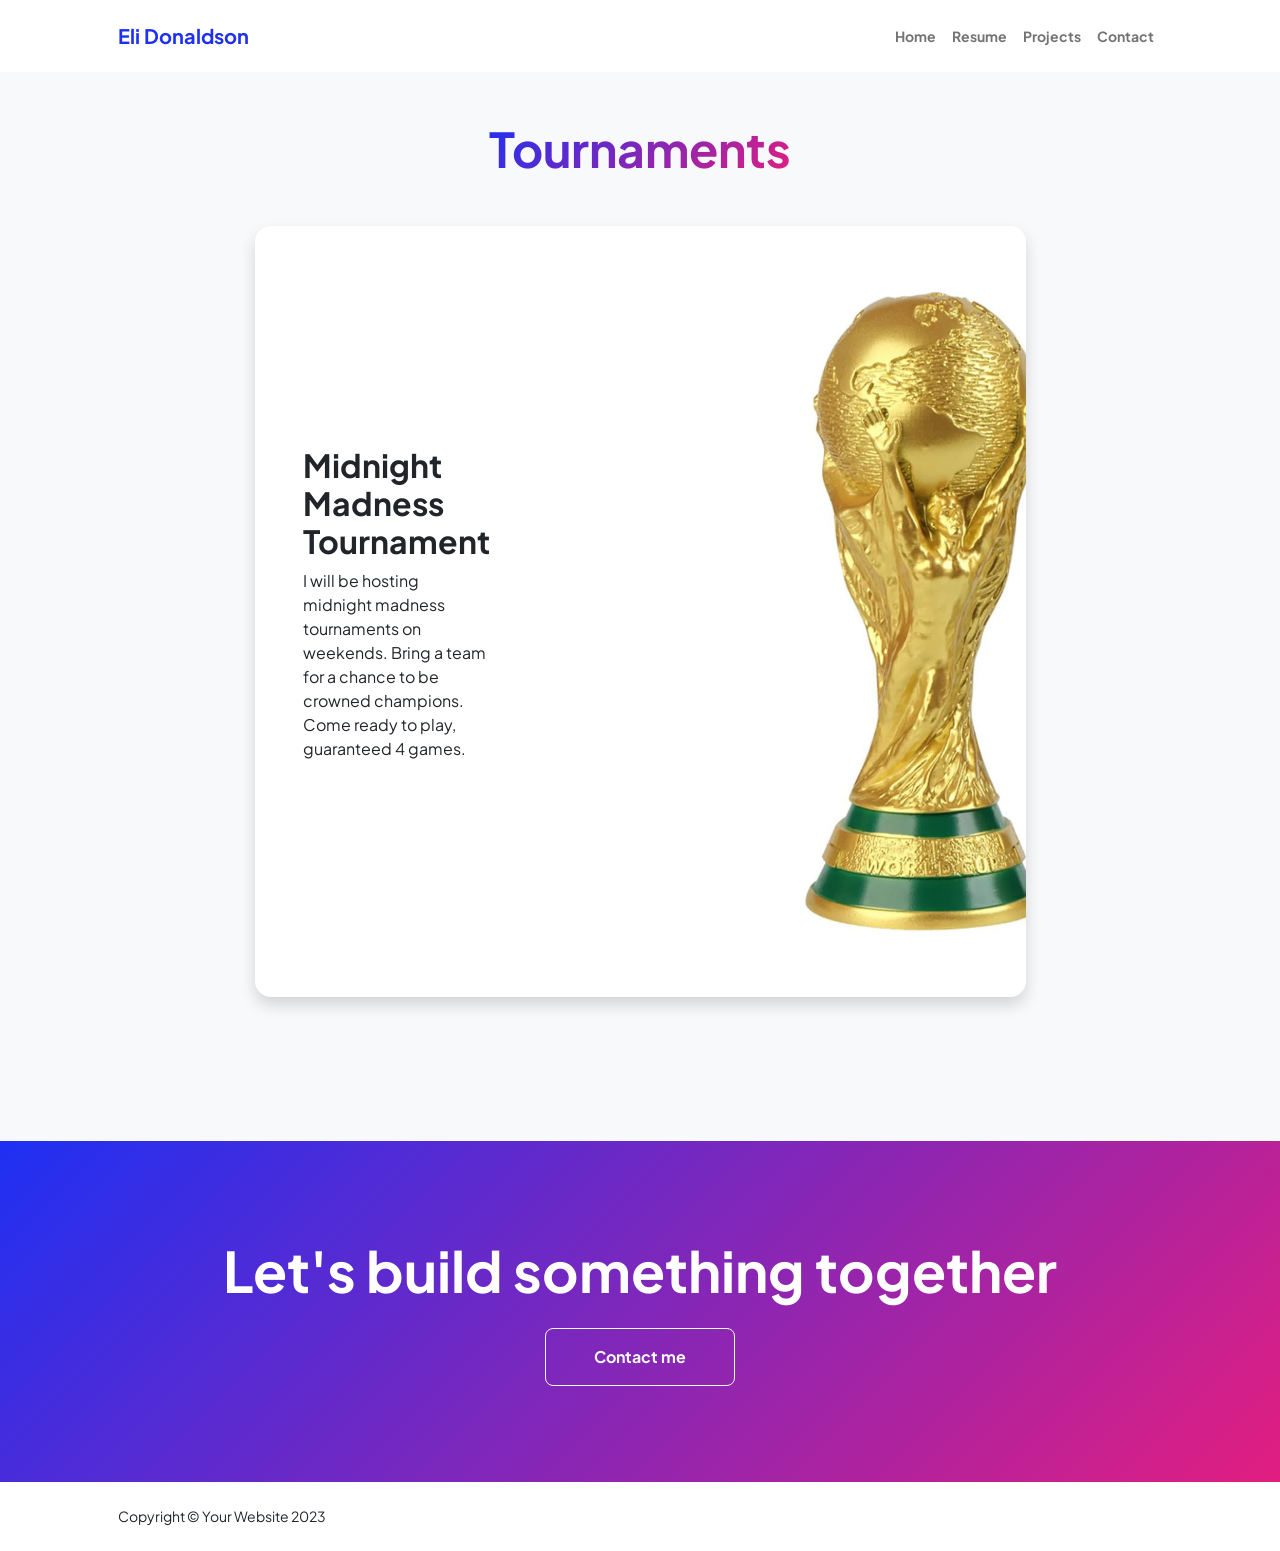
<file: projects.html>
<!DOCTYPE html>
<html lang="en">
    <head>
        <meta charset="utf-8" />
        <meta name="viewport" content="width=device-width, initial-scale=1, shrink-to-fit=no" />
        <meta name="description" content="" />
        <meta name="author" content="" />
        <title>Modern Business - Start Bootstrap Template</title>
        <!-- Favicon-->
        <link rel="icon" type="image/x-icon" href="assets/favicon.ico" />
        <!-- Custom Google font-->
        <link rel="preconnect" href="https://fonts.googleapis.com" />
        <link rel="preconnect" href="https://fonts.gstatic.com" crossorigin />
        <link href="https://fonts.googleapis.com/css2?family=Plus+Jakarta+Sans:wght@100;200;300;400;500;600;700;800;900&amp;display=swap" rel="stylesheet" />
        <!-- Bootstrap icons-->
        <link href="https://cdn.jsdelivr.net/npm/bootstrap-icons@1.8.1/font/bootstrap-icons.css" rel="stylesheet" />
        <!-- Core theme CSS (includes Bootstrap)-->
        <link href="css/styles.css" rel="stylesheet" />
    </head>
    <body class="d-flex flex-column h-100 bg-light">
        <main class="flex-shrink-0">
            <!-- Navigation-->
            <nav class="navbar navbar-expand-lg navbar-light bg-white py-3">
                <div class="container px-5">
                    <a class="navbar-brand" href="index.html"><span class="fw-bolder text-primary">Eli Donaldson</span></a>
                    <button class="navbar-toggler" type="button" data-bs-toggle="collapse" data-bs-target="#navbarSupportedContent" aria-controls="navbarSupportedContent" aria-expanded="false" aria-label="Toggle navigation"><span class="navbar-toggler-icon"></span></button>
                    <div class="collapse navbar-collapse" id="navbarSupportedContent">
                        <ul class="navbar-nav ms-auto mb-2 mb-lg-0 small fw-bolder">
                            <li class="nav-item"><a class="nav-link" href="index.html">Home</a></li>
                            <li class="nav-item"><a class="nav-link" href="resume.html">Resume</a></li>
                            <li class="nav-item"><a class="nav-link" href="projects.html">Projects</a></li>
                            <li class="nav-item"><a class="nav-link" href="contact.html">Contact</a></li>
                        </ul>
                    </div>
                </div>
            </nav>
            <!-- Projects Section-->
            <section class="py-5">
                <div class="container px-5 mb-5">
                    <div class="text-center mb-5">
                        <h1 class="display-5 fw-bolder mb-0"><span class="text-gradient d-inline">Tournaments</span></h1>
                    </div>
                    <div class="row gx-5 justify-content-center">
                        <div class="col-lg-11 col-xl-9 col-xxl-8">
                            <!-- Project Card 1-->
                            <div class="card overflow-hidden shadow rounded-4 border-0 mb-5">
                                <div class="card-body p-0">
                                    <div class="d-flex align-items-center">
                                        <div class="p-5">
                                            <h2 class="fw-bolder">Midnight Madness Tournament</h2>
                                            <p>I will be hosting midnight madness tournaments on weekends. Bring a team for a chance to be crowned champions. Come ready to play, guaranteed 4 games.</p>
                                        </div>
                                        <img class="img-fluid" src="assets/world-cup-trophy-105.webp" alt="..." />
                                    </div>
                                </div>
                            </div>
                            <!-- Project Card 2-->
                            <!-- <div class="card overflow-hidden shadow rounded-4 border-0">
                                <div class="card-body p-0">
                                    <div class="d-flex align-items-center">
                                        <div class="p-5">
                                            <h2 class="fw-bolder">Project Name 2</h2>
                                            <p>Lorem ipsum dolor sit amet consectetur adipisicing elit. Eius at enim eum illum aperiam placeat esse? Mollitia omnis minima saepe recusandae libero, iste ad asperiores! Explicabo commodi quo itaque! Ipsam!</p>
                                        </div>
                                        <img class="img-fluid" src="https://dummyimage.com/300x400/343a40/6c757d" alt="..." />
                                    </div>
                                </div>
                            </div>
                        </div>
                    </div>
                </div> -->
            </section>
            <!-- Call to action section-->
            <section class="py-5 bg-gradient-primary-to-secondary text-white">
                <div class="container px-5 my-5">
                    <div class="text-center">
                        <h2 class="display-4 fw-bolder mb-4">Let's build something together</h2>
                        <a class="btn btn-outline-light btn-lg px-5 py-3 fs-6 fw-bolder" href="contact.html">Contact me</a>
                    </div>
                </div>
            </section>
        </main>
        <!-- Footer-->
        <footer class="bg-white py-4 mt-auto">
            <div class="container px-5">
                <div class="row align-items-center justify-content-between flex-column flex-sm-row">
                    <div class="col-auto"><div class="small m-0">Copyright &copy; Your Website 2023</div></div>
                    <!-- <div class="col-auto">
                        <a class="small" href="#!">Privacy</a>
                        <span class="mx-1">&middot;</span>
                        <a class="small" href="#!">Terms</a>
                        <span class="mx-1">&middot;</span>
                        <a class="small" href="#!">Contact</a>
                    </div> -->
                </div>
            </div>
        </footer>
        <!-- Bootstrap core JS-->
        <script src="https://cdn.jsdelivr.net/npm/bootstrap@5.2.3/dist/js/bootstrap.bundle.min.js"></script>
        <!-- Core theme JS-->
        <script src="js/scripts.js"></script>
    </body>
</html>
</file>
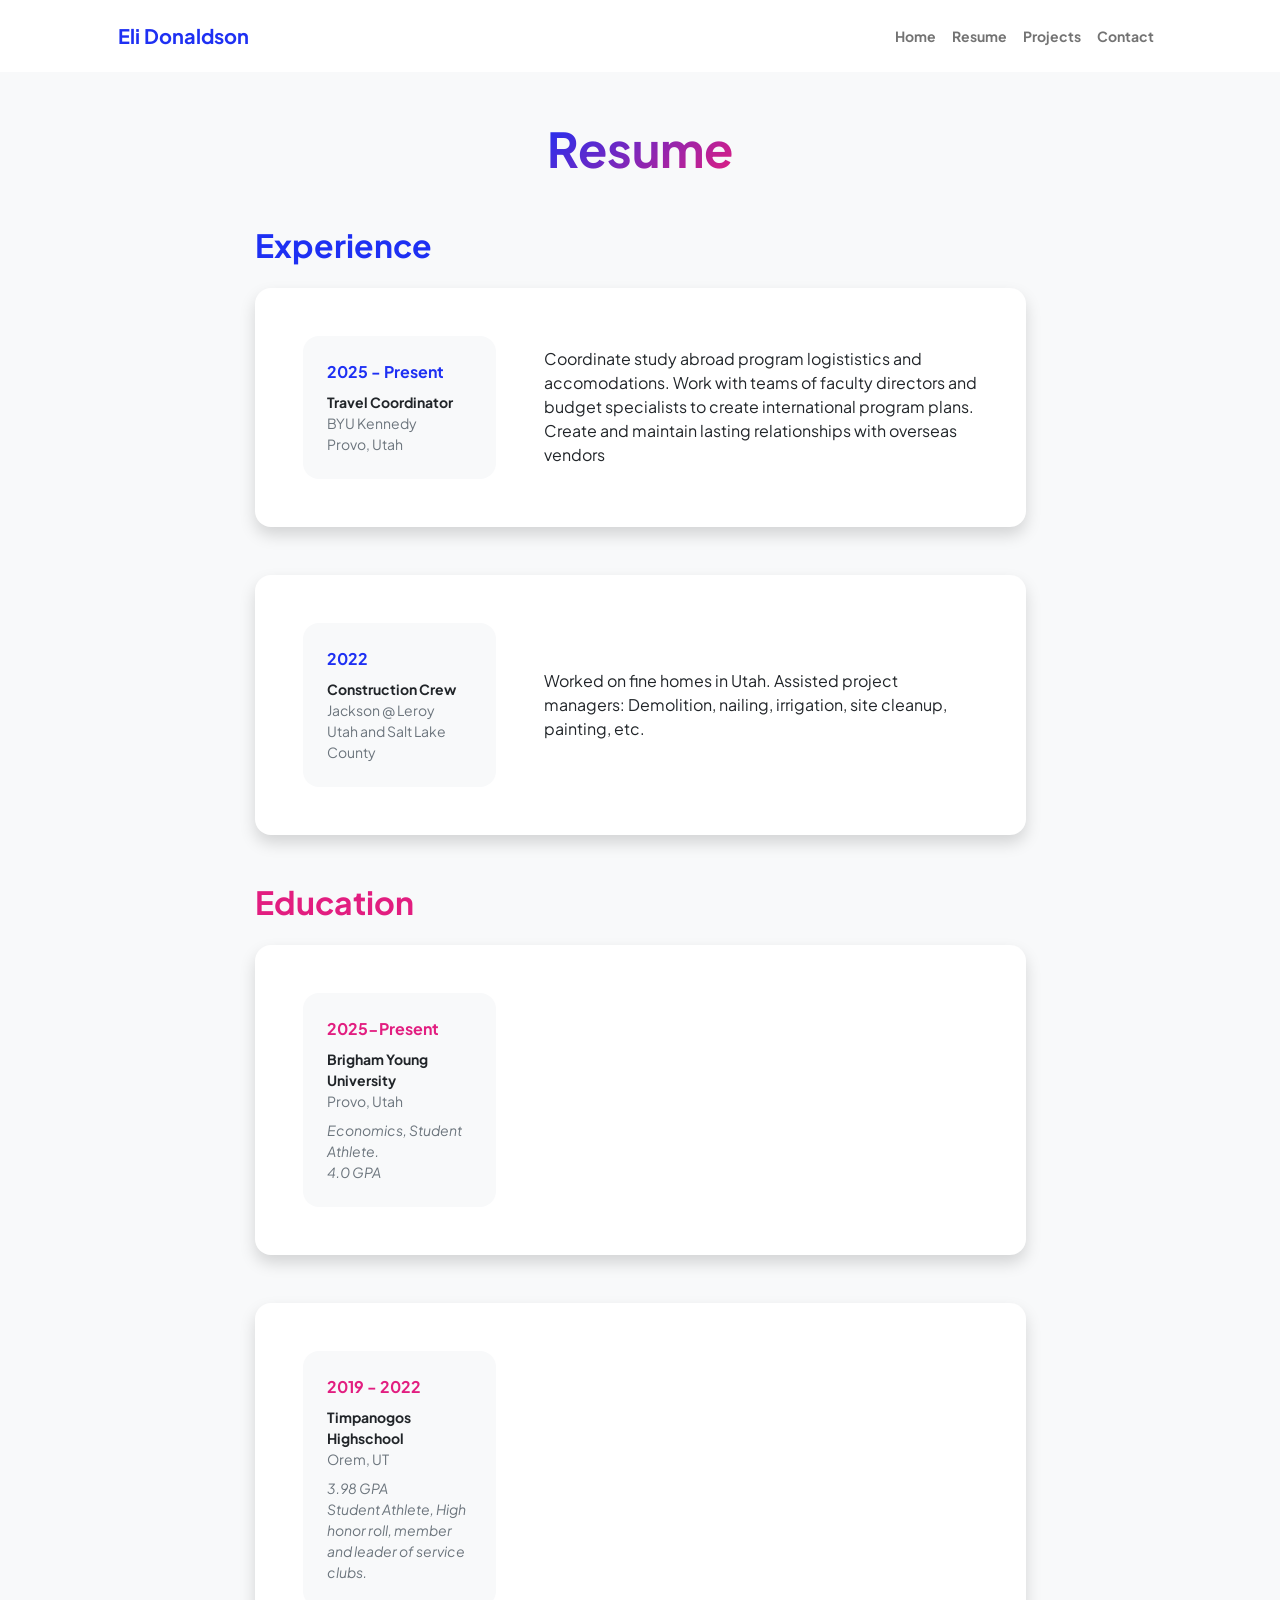
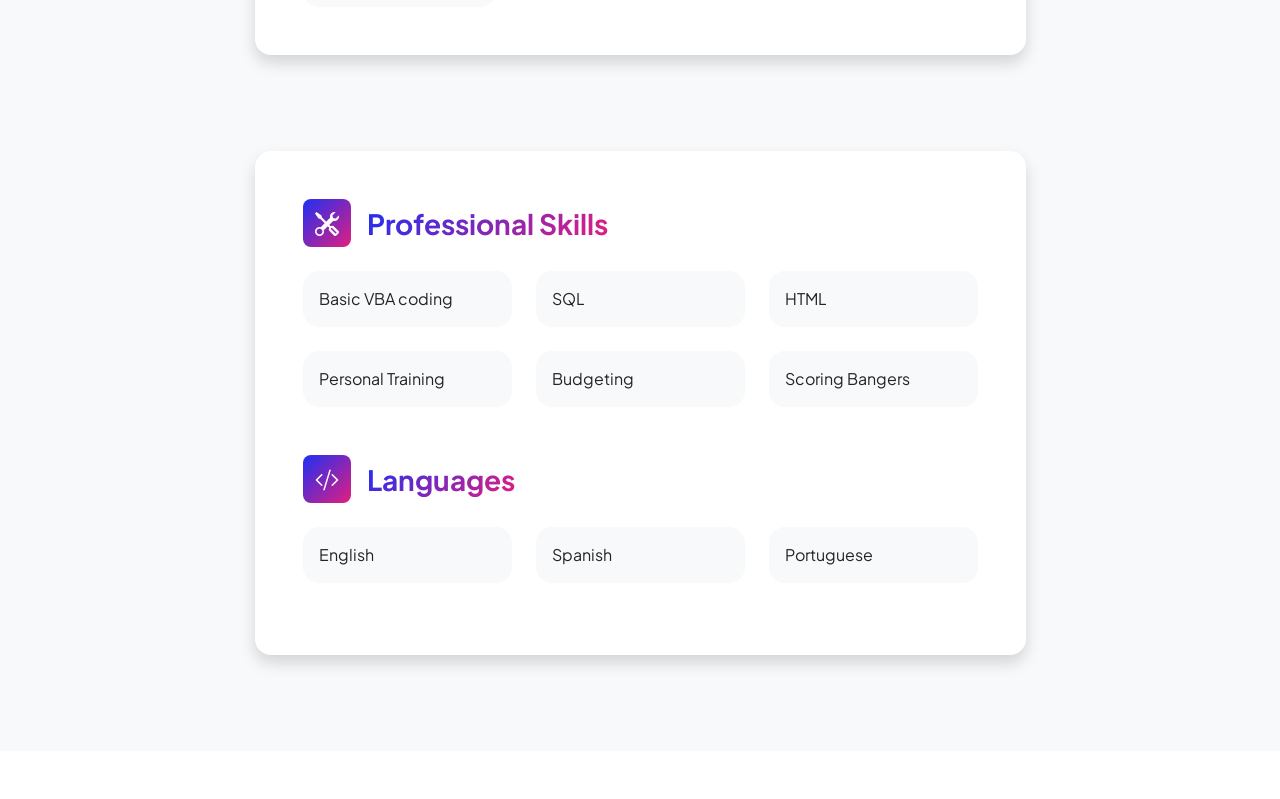
<file: resume.html>
<!DOCTYPE html>
<html lang="en">
    <head>
        <meta charset="utf-8" />
        <meta name="viewport" content="width=device-width, initial-scale=1, shrink-to-fit=no" />
        <meta name="description" content="" />
        <meta name="author" content="" />
        <title>Personal - Start Bootstrap Template</title>
        <!-- Favicon-->
        <link rel="icon" type="image/x-icon" href="assets/favicon.ico" />
        <!-- Custom Google font-->
        <link rel="preconnect" href="https://fonts.googleapis.com" />
        <link rel="preconnect" href="https://fonts.gstatic.com" crossorigin />
        <link href="https://fonts.googleapis.com/css2?family=Plus+Jakarta+Sans:wght@100;200;300;400;500;600;700;800;900&amp;display=swap" rel="stylesheet" />
        <!-- Bootstrap icons-->
        <link href="https://cdn.jsdelivr.net/npm/bootstrap-icons@1.8.1/font/bootstrap-icons.css" rel="stylesheet" />
        <!-- Core theme CSS (includes Bootstrap)-->
        <link href="css/styles.css" rel="stylesheet" />
    </head>
    <body class="d-flex flex-column h-100 bg-light">
        <main class="flex-shrink-0">
            <!-- Navigation-->
            <nav class="navbar navbar-expand-lg navbar-light bg-white py-3">
                <div class="container px-5">
                    <a class="navbar-brand" href="index.html"><span class="fw-bolder text-primary">Eli Donaldson</span></a>
                    <button class="navbar-toggler" type="button" data-bs-toggle="collapse" data-bs-target="#navbarSupportedContent" aria-controls="navbarSupportedContent" aria-expanded="false" aria-label="Toggle navigation"><span class="navbar-toggler-icon"></span></button>
                    <div class="collapse navbar-collapse" id="navbarSupportedContent">
                        <ul class="navbar-nav ms-auto mb-2 mb-lg-0 small fw-bolder">
                            <li class="nav-item"><a class="nav-link" href="index.html">Home</a></li>
                            <li class="nav-item"><a class="nav-link" href="resume.html">Resume</a></li>
                            <li class="nav-item"><a class="nav-link" href="projects.html">Projects</a></li>
                            <li class="nav-item"><a class="nav-link" href="contact.html">Contact</a></li>
                        </ul>
                    </div>
                </div>
            </nav>
            <!-- Page Content-->
            <div class="container px-5 my-5">
                <div class="text-center mb-5">
                    <h1 class="display-5 fw-bolder mb-0"><span class="text-gradient d-inline">Resume</span></h1>
                </div>
                <div class="row gx-5 justify-content-center">
                    <div class="col-lg-11 col-xl-9 col-xxl-8">
                        <!-- Experience Section-->
                        <section>
                            <div class="d-flex align-items-center justify-content-between mb-4">
                                <h2 class="text-primary fw-bolder mb-0">Experience</h2>
                                <!-- Download resume button-->
                                <!-- Note: Set the link href target to a PDF file within your project-->
                                <!-- <a class="btn btn-primary px-4 py-3" href="file:///Users/elidonaldson/Downloads/Eli%20Resume%202025%20(1).pdf">
                                    <div class="d-inline-block bi bi-download me-2"></div>
                                    Download Resume -->
                                </a>
                            </div>
                            <!-- Experience Card 1-->
                            <div class="card shadow border-0 rounded-4 mb-5">
                                <div class="card-body p-5">
                                    <div class="row align-items-center gx-5">
                                        <div class="col text-center text-lg-start mb-4 mb-lg-0">
                                            <div class="bg-light p-4 rounded-4">
                                                <div class="text-primary fw-bolder mb-2">2025 - Present</div>
                                                <div class="small fw-bolder">Travel Coordinator</div>
                                                <div class="small text-muted">BYU Kennedy <Center></Center></div>
                                                <div class="small text-muted">Provo, Utah</div>
                                            </div>
                                        </div>
                                        <div class="col-lg-8"><div>Coordinate study abroad program logististics and accomodations. Work with teams of faculty directors and budget specialists to create international program plans. Create and maintain lasting relationships with overseas vendors </div></div>
                                    </div>
                                </div>
                            </div>
                            <!-- Experience Card 2-->
                            <div class="card shadow border-0 rounded-4 mb-5">
                                <div class="card-body p-5">
                                    <div class="row align-items-center gx-5">
                                        <div class="col text-center text-lg-start mb-4 mb-lg-0">
                                            <div class="bg-light p-4 rounded-4">
                                                <div class="text-primary fw-bolder mb-2">2022</div>
                                                <div class="small fw-bolder">Construction Crew</div>
                                                <div class="small text-muted">Jackson @ Leroy</div>
                                                <div class="small text-muted">Utah and Salt Lake County</div>
                                            </div>
                                        </div>
                                        <div class="col-lg-8"><div></div>Worked on fine homes in Utah. Assisted project managers: Demolition, nailing, irrigation, site cleanup, painting, etc.</div>
                                    </div>
                                </div>
                            </div>
                        </section>
                        <!-- Education Section-->
                        <section>
                            <h2 class="text-secondary fw-bolder mb-4">Education</h2>
                            <!-- Education Card 1-->
                            <div class="card shadow border-0 rounded-4 mb-5">
                                <div class="card-body p-5">
                                    <div class="row align-items-center gx-5">
                                        <div class="col text-center text-lg-start mb-4 mb-lg-0">
                                            <div class="bg-light p-4 rounded-4">
                                                <div class="text-secondary fw-bolder mb-2">2025-Present</div>
                                                <div class="mb-2">
                                                    <div class="small fw-bolder">Brigham Young University</div>
                                                    <div class="small text-muted">Provo, Utah</div>
                                                </div>
                                                <div class="fst-italic">
                                                    <div class="small text-muted">Economics, Student Athlete.</div>
                                                    <div class="small text-muted">4.0 GPA</div>
                                                </div>
                                            </div>
                                        </div>
                                        <div class="col-lg-8"><div></div></div>
                                    </div>
                                </div>
                            </div>
                            <!-- Education Card 2-->
                            <div class="card shadow border-0 rounded-4 mb-5">
                                <div class="card-body p-5">
                                    <div class="row align-items-center gx-5">
                                        <div class="col text-center text-lg-start mb-4 mb-lg-0">
                                            <div class="bg-light p-4 rounded-4">
                                                <div class="text-secondary fw-bolder mb-2">2019 - 2022</div>
                                                <div class="mb-2">
                                                    <div class="small fw-bolder">Timpanogos Highschool</div>
                                                    <div class="small text-muted">Orem, UT</div>
                                                </div>
                                                <div class="fst-italic">
                                                    <div class="small text-muted">3.98 GPA</div>
                                                    <div class="small text-muted">Student Athlete, High honor roll, member and leader of service clubs.</div>
                                                </div>
                                            </div>
                                        </div>
                                        <div class="col-lg-8"><div></div></div>
                                    </div>
                                </div>
                            </div>
                        </section>
                        <!-- Divider-->
                        <div class="pb-5"></div>
                        <!-- Skills Section-->
                        <section>
                            <!-- Skillset Card-->
                            <div class="card shadow border-0 rounded-4 mb-5">
                                <div class="card-body p-5">
                                    <!-- Professional skills list-->
                                    <div class="mb-5">
                                        <div class="d-flex align-items-center mb-4">
                                            <div class="feature bg-primary bg-gradient-primary-to-secondary text-white rounded-3 me-3"><i class="bi bi-tools"></i></div>
                                            <h3 class="fw-bolder mb-0"><span class="text-gradient d-inline">Professional Skills</span></h3>
                                        </div>
                                        <div class="row row-cols-1 row-cols-md-3 mb-4">
                                            <div class="col mb-4 mb-md-0"><div class="d-flex align-items-center bg-light rounded-4 p-3 h-100">Basic VBA coding</div></div>
                                            <div class="col mb-4 mb-md-0"><div class="d-flex align-items-center bg-light rounded-4 p-3 h-100">SQL</div></div>
                                            <div class="col"><div class="d-flex align-items-center bg-light rounded-4 p-3 h-100">HTML</div></div>
                                        </div>
                                        <div class="row row-cols-1 row-cols-md-3">
                                            <div class="col mb-4 mb-md-0"><div class="d-flex align-items-center bg-light rounded-4 p-3 h-100">Personal Training</div></div>
                                            <div class="col mb-4 mb-md-0"><div class="d-flex align-items-center bg-light rounded-4 p-3 h-100">Budgeting</div></div>
                                            <div class="col"><div class="d-flex align-items-center bg-light rounded-4 p-3 h-100">Scoring Bangers</div></div>
                                        </div>
                                    </div>
                                    <!-- Languages list-->
                                    <div class="mb-0">
                                        <div class="d-flex align-items-center mb-4">
                                            <div class="feature bg-primary bg-gradient-primary-to-secondary text-white rounded-3 me-3"><i class="bi bi-code-slash"></i></div>
                                            <h3 class="fw-bolder mb-0"><span class="text-gradient d-inline">Languages</span></h3>
                                        </div>
                                        <div class="row row-cols-1 row-cols-md-3 mb-4">
                                            <div class="col mb-4 mb-md-0"><div class="d-flex align-items-center bg-light rounded-4 p-3 h-100">English</div></div>
                                            <div class="col mb-4 mb-md-0"><div class="d-flex align-items-center bg-light rounded-4 p-3 h-100">Spanish</div></div>
                                            <div class="col"><div class="d-flex align-items-center bg-light rounded-4 p-3 h-100">Portuguese</div></div>
                                       
                                    </div>
                                </div>
                            </div>
                        </section>
                    </div>
                </div>
            </div>
        </main>
        <!-- Footer-->
        <footer class="bg-white py-4 mt-auto">
            <div class="container px-5">
                <!-- <div class="row align-items-center justify-content-between flex-column flex-sm-row">
                    <div class="col-auto"><div class="small m-0">Copyright &copy; Your Website 2023</div></div> -->
                    <!-- <div class="col-auto">
                        <a class="small" href="#!">Privacy</a>
                        <span class="mx-1">&middot;</span>
                        <a class="small" href="#!">Terms</a>
                        <span class="mx-1">&middot;</span>
                        <a class="small" href="#!">Contact</a>
                    </div> -->
                </div>
            </div>
        </footer>
        <!-- Bootstrap core JS-->
        <script src="https://cdn.jsdelivr.net/npm/bootstrap@5.2.3/dist/js/bootstrap.bundle.min.js"></script>
        <!-- Core theme JS-->
        <script src="js/scripts.js"></script>
    </body>
</html>
</file>
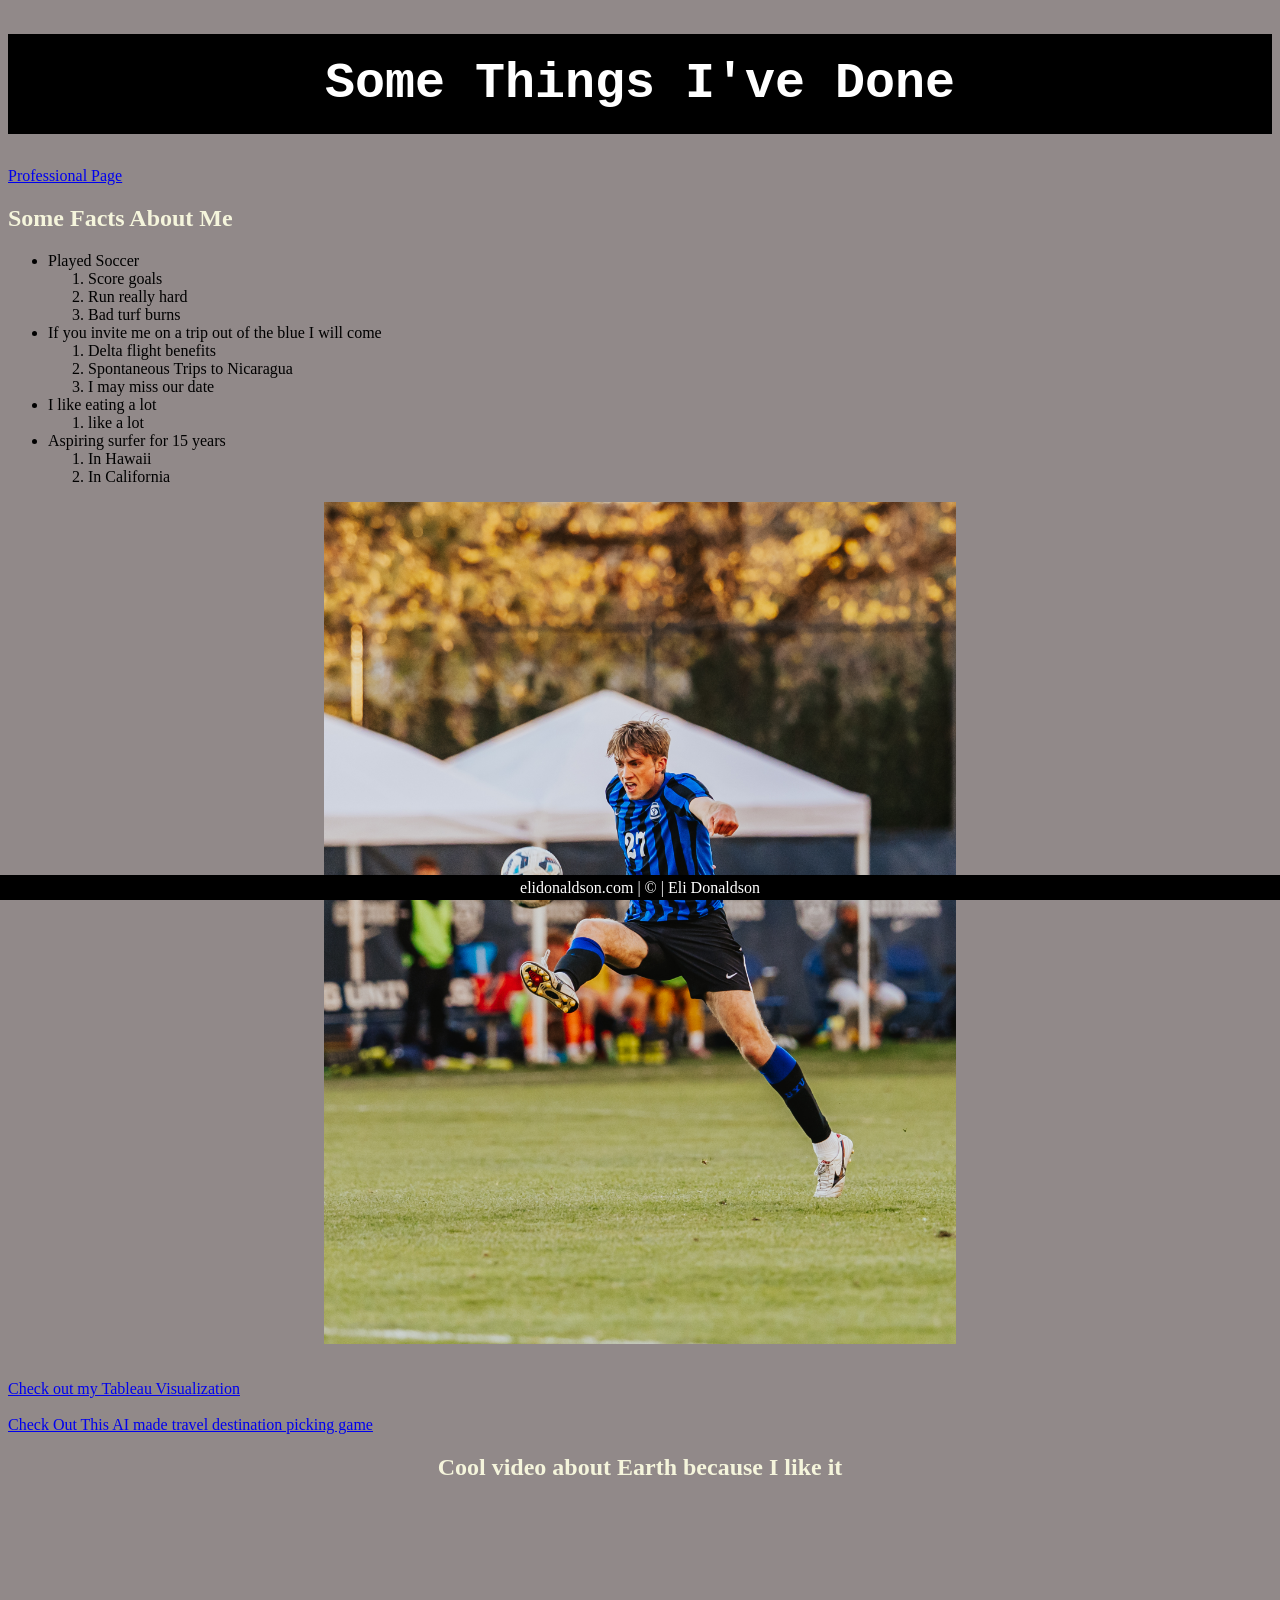
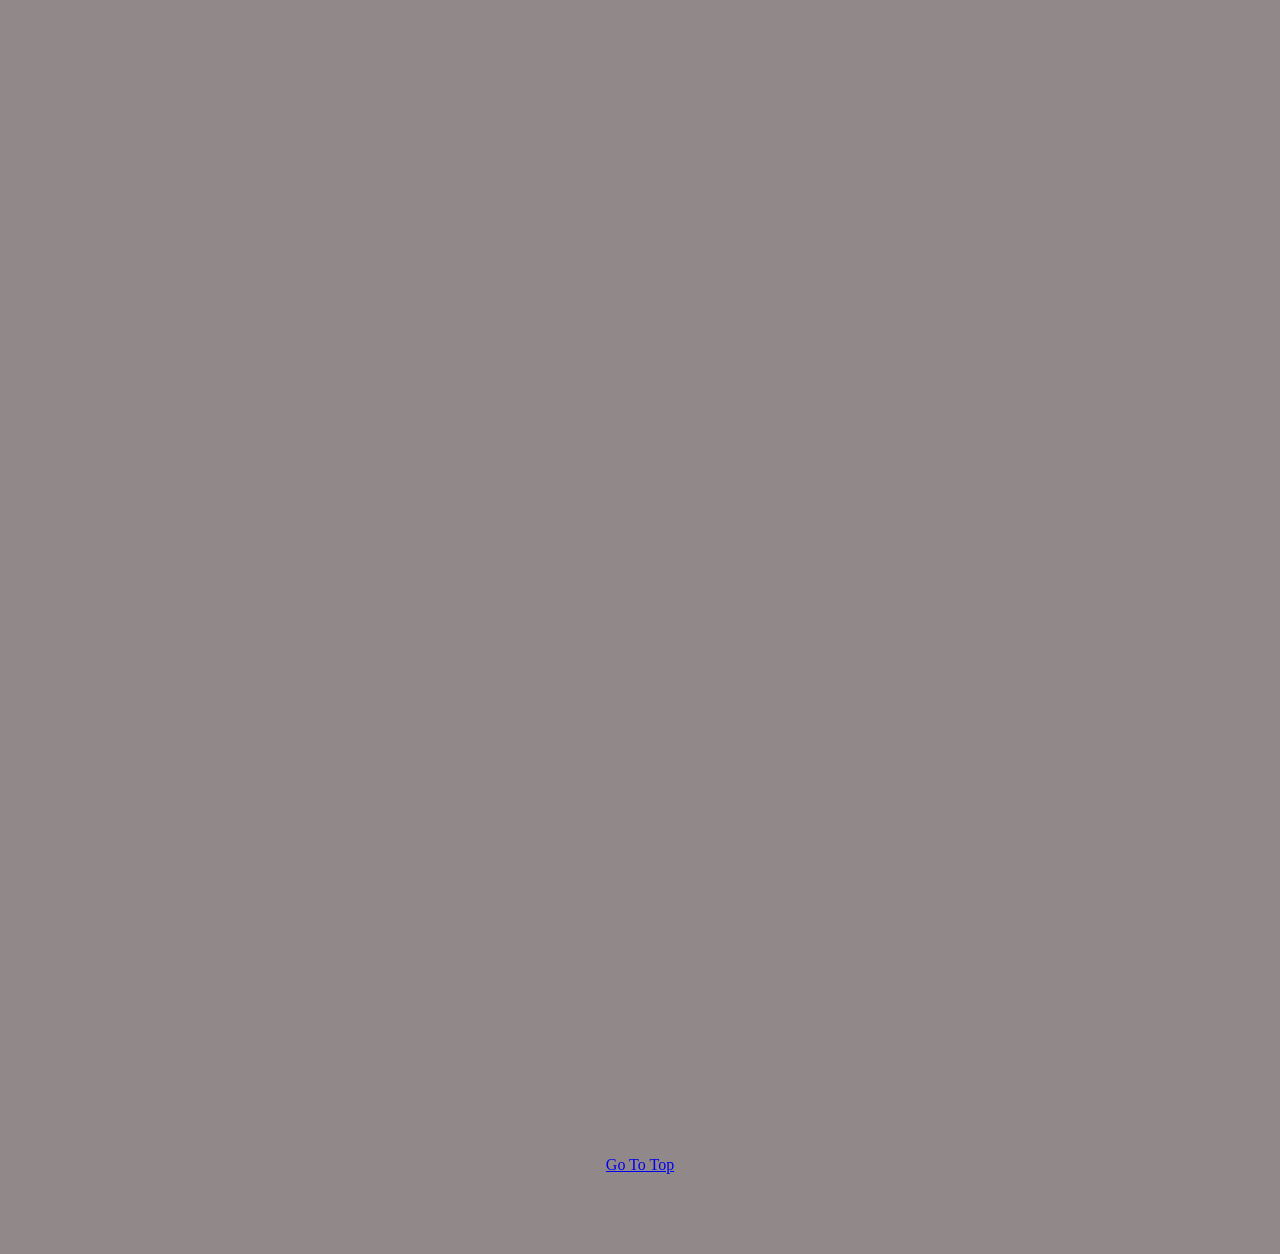
<file: scratch.html>
<!DOCTYPE html>
<html lang="en">
<head>
    <meta charset="UTF-8">
    <meta name="viewport" content="width=device-width, initial-scale=1.0">
    <title>To explore</title>
    <link rel="stylesheet" type="text/css" href="css/stylesscratch.css">
</head>
<body>
    <body class ="mainbody"></body>
        <h1 class="header">Some Things I've Done</h1>
        <a href="index.html">Professional Page</a>
        <h2>Some Facts About Me</h2>
<ul>
    <li>Played Soccer</li>
        <ol>
            <li>Score goals</li>
            <li>Run really hard</li>
            <li>Bad turf burns</li>
        </ol>
    <li>If you invite me on a trip out of the blue I will come</li>
        <ol>
            <li>Delta flight benefits</li>
            <li>Spontaneous Trips to Nicaragua</li>
            <li>I may miss our date</li>
        </ol>
    <li>I like eating a lot</li>
        <ol>
            <li>like a lot</li>
        </ol>
    <li>Aspiring surfer for 15 years</li>
    <ol>
        <li>In Hawaii</li>
        <li>In California</li>
    </ol>
</ul>
<img src="assets/IMG_7635.JPG" alt="Soccer Action">
<br><br>
<a href="tableau.html">Check out my Tableau Visualization</a>
<br><br>
<a href="ai.html">Check Out This AI made travel destination picking game</a>

<div style ="text-align: center;">
<h2>Cool video about Earth because I like it</h2>
<!-- <a href="https://www.youtube.com/watch?v=QQYgCxu988s" target="_blank" title="World Is Cool" -->
<iframe width="560" height="315" src="https://www.youtube.com/embed/QQYgCxu988s" title="YouTube video" frameborder="0" allowfullscreen></iframe>


    </div>
    <br><br><br><br><br><br><br><br><br><br><br><br><br><br><br><br><br><br><br><br><br><br><br><br><br><br>
<br><br><br><br><br><br><br><br><br><br><br><br><br><br><br><br><br><br><br><br><br><br><br><br><br><br>
<div style="text-align: center;">
<a href="#top">Go To Top</a>
</div>

<br><br><br><br>
<div class="common footer">
    <www class="elidonaldson">elidonaldson</www>.com | &copy; | Eli Donaldson
    </div>
</body>
</html>
</file>
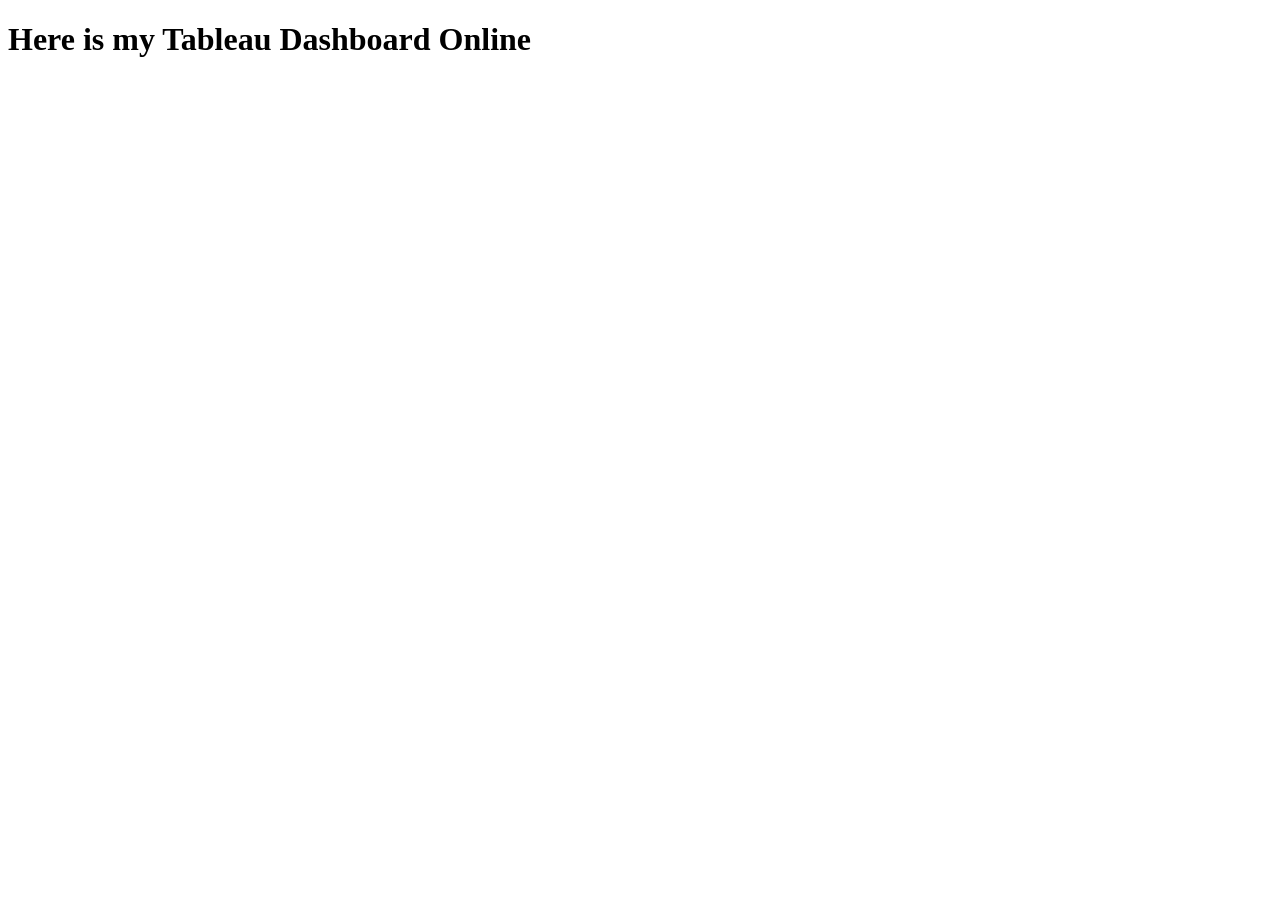
<file: tableau.html>
<!DOCTYPE html>
<html lang="en">
<head>
    <meta charset="UTF-8">
    <meta name="viewport" content="width=device-width, initial-scale=1.0">
    <title>Tableau Project Vis Gym</title>
</head>
<body>
    <h1>Here is my Tableau Dashboard Online</h1>
    <div class='tableauPlaceholder' id='viz1776896186125' style='position: relative'><noscript><a href='#'><img alt='Gym Tracker ' src='https:&#47;&#47;public.tableau.com&#47;static&#47;images&#47;Gy&#47;GymTracker_17768960879460&#47;GymTracker&#47;1_rss.png' style='border: none' /></a></noscript><object class='tableauViz'  style='display:none;'><param name='host_url' value='https%3A%2F%2Fpublic.tableau.com%2F' /> <param name='embed_code_version' value='3' /> <param name='site_root' value='' /><param name='name' value='GymTracker_17768960879460&#47;GymTracker' /><param name='tabs' value='no' /><param name='toolbar' value='yes' /><param name='static_image' value='https:&#47;&#47;public.tableau.com&#47;static&#47;images&#47;Gy&#47;GymTracker_17768960879460&#47;GymTracker&#47;1.png' /> <param name='animate_transition' value='yes' /><param name='display_static_image' value='yes' /><param name='display_spinner' value='yes' /><param name='display_overlay' value='yes' /><param name='display_count' value='yes' /><param name='language' value='en-US' /><param name='filter' value='publish=yes' /></object></div>                <script type='text/javascript'>                    var divElement = document.getElementById('viz1776896186125');                    var vizElement = divElement.getElementsByTagName('object')[0];                    if ( divElement.offsetWidth > 800 ) { vizElement.style.width='1426px';vizElement.style.height='987px';} else if ( divElement.offsetWidth > 500 ) { vizElement.style.width='1426px';vizElement.style.height='987px';} else { vizElement.style.width='100%';vizElement.style.height='5477px';}                     var scriptElement = document.createElement('script');                    scriptElement.src = 'https://public.tableau.com/javascripts/api/viz_v1.js';                    vizElement.parentNode.insertBefore(scriptElement, vizElement);                </script>
</body>
</html>
</file>
<file: css/stylesscratch.css>
.header{
    background-color: black;
    color: white;
    height: 100px;
    line-height: 100px;
    text-align: center;
    font-size: 50px;
}

h1 {font-family: 'Courier New', Courier, monospace;}

h2 {
    color: beige;
}

.mainbody{
    background-color: rgb(145, 137, 137);
}
img{
    display:block;
    margin-left: auto;
    margin-right: auto;
    width:50%;
}
.footer{
    background-color: black;
    color:white;
    height: 25px;
    line-height: 25px;
    position: fixed;
    bottom: 0px;
    right: 0px;
    left:0px;

}

.common{
    text-align: center;
    front-family: Arial, Helvetica, sans-serif;
}
nav{
    background-color: lightgray;
    padding:10px;
    overflow:hidden;
    text-align: center;
}
nav a {
    padding:10px;
    color: #333;
    text-decoration: none;
    font-size: 16px;
    font-weight: bold;
}
nav a:hover{
    background-color: #ccc;
}
</file>
